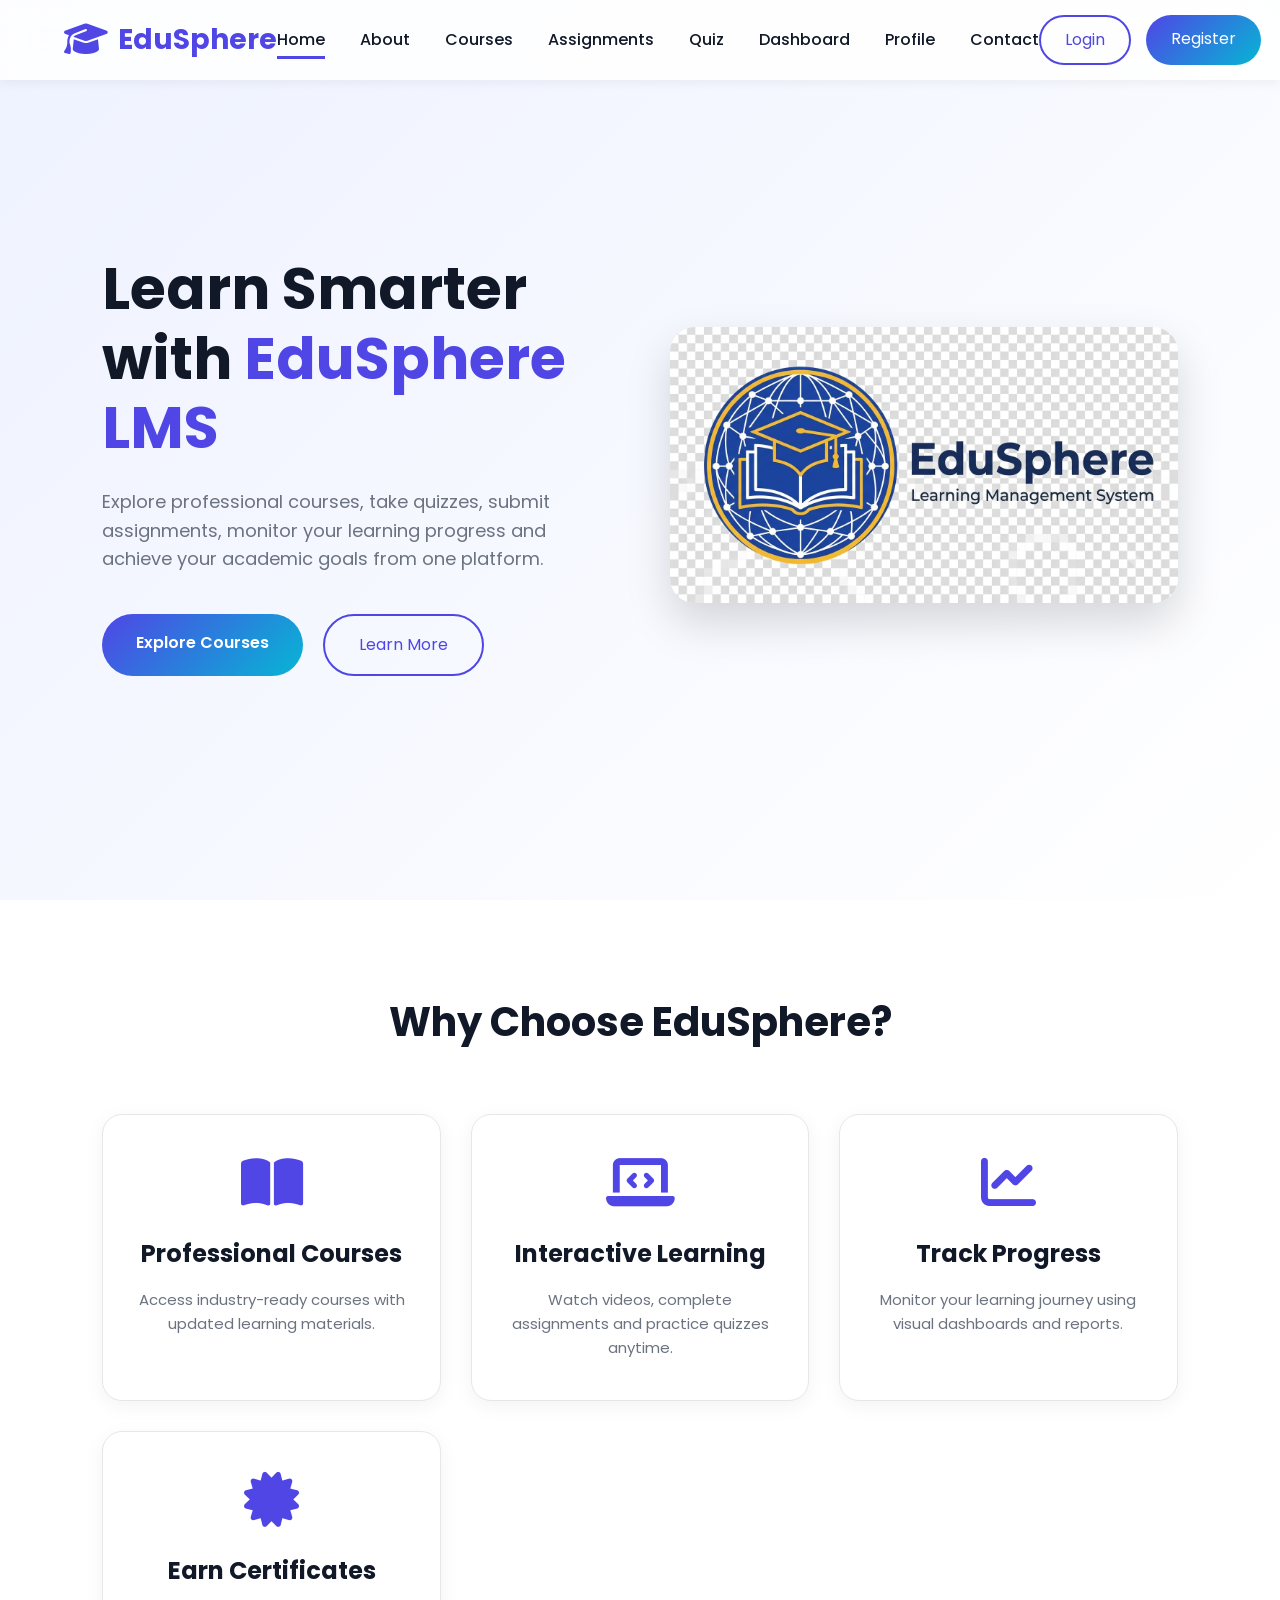
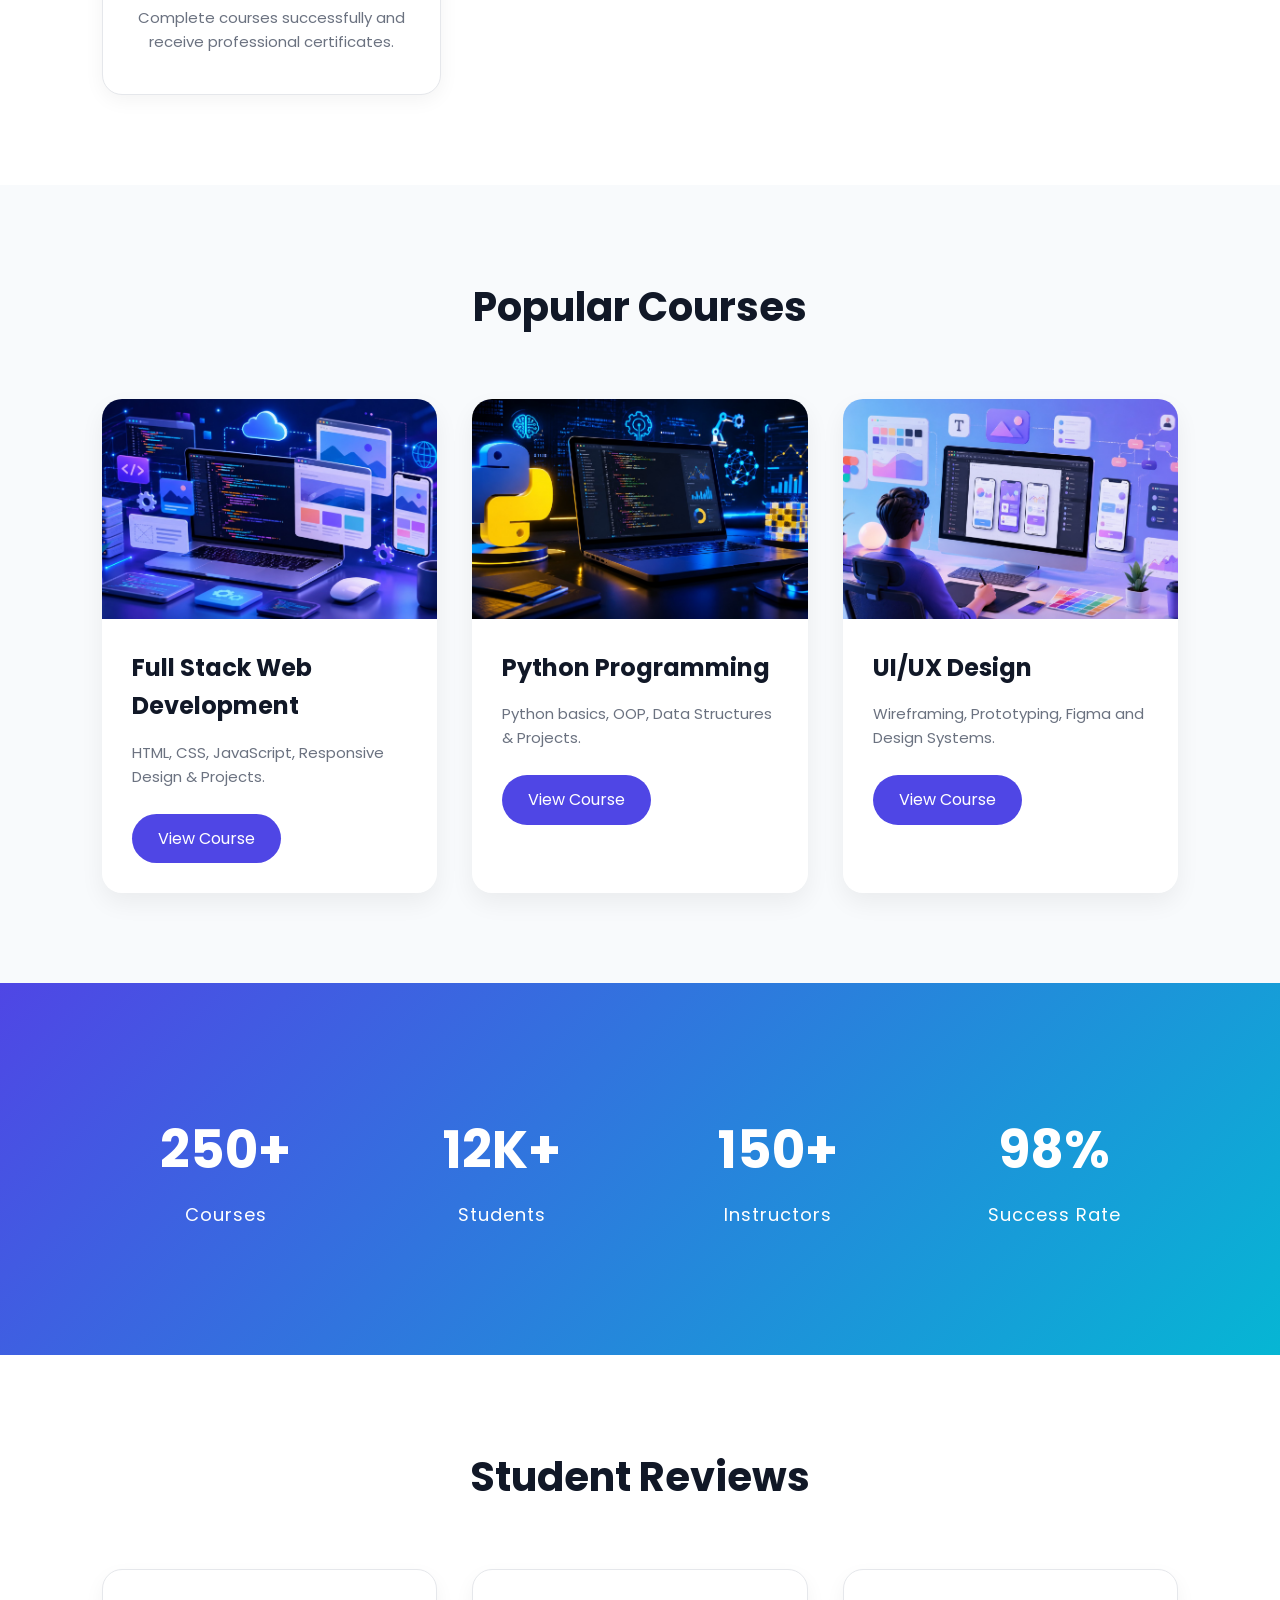
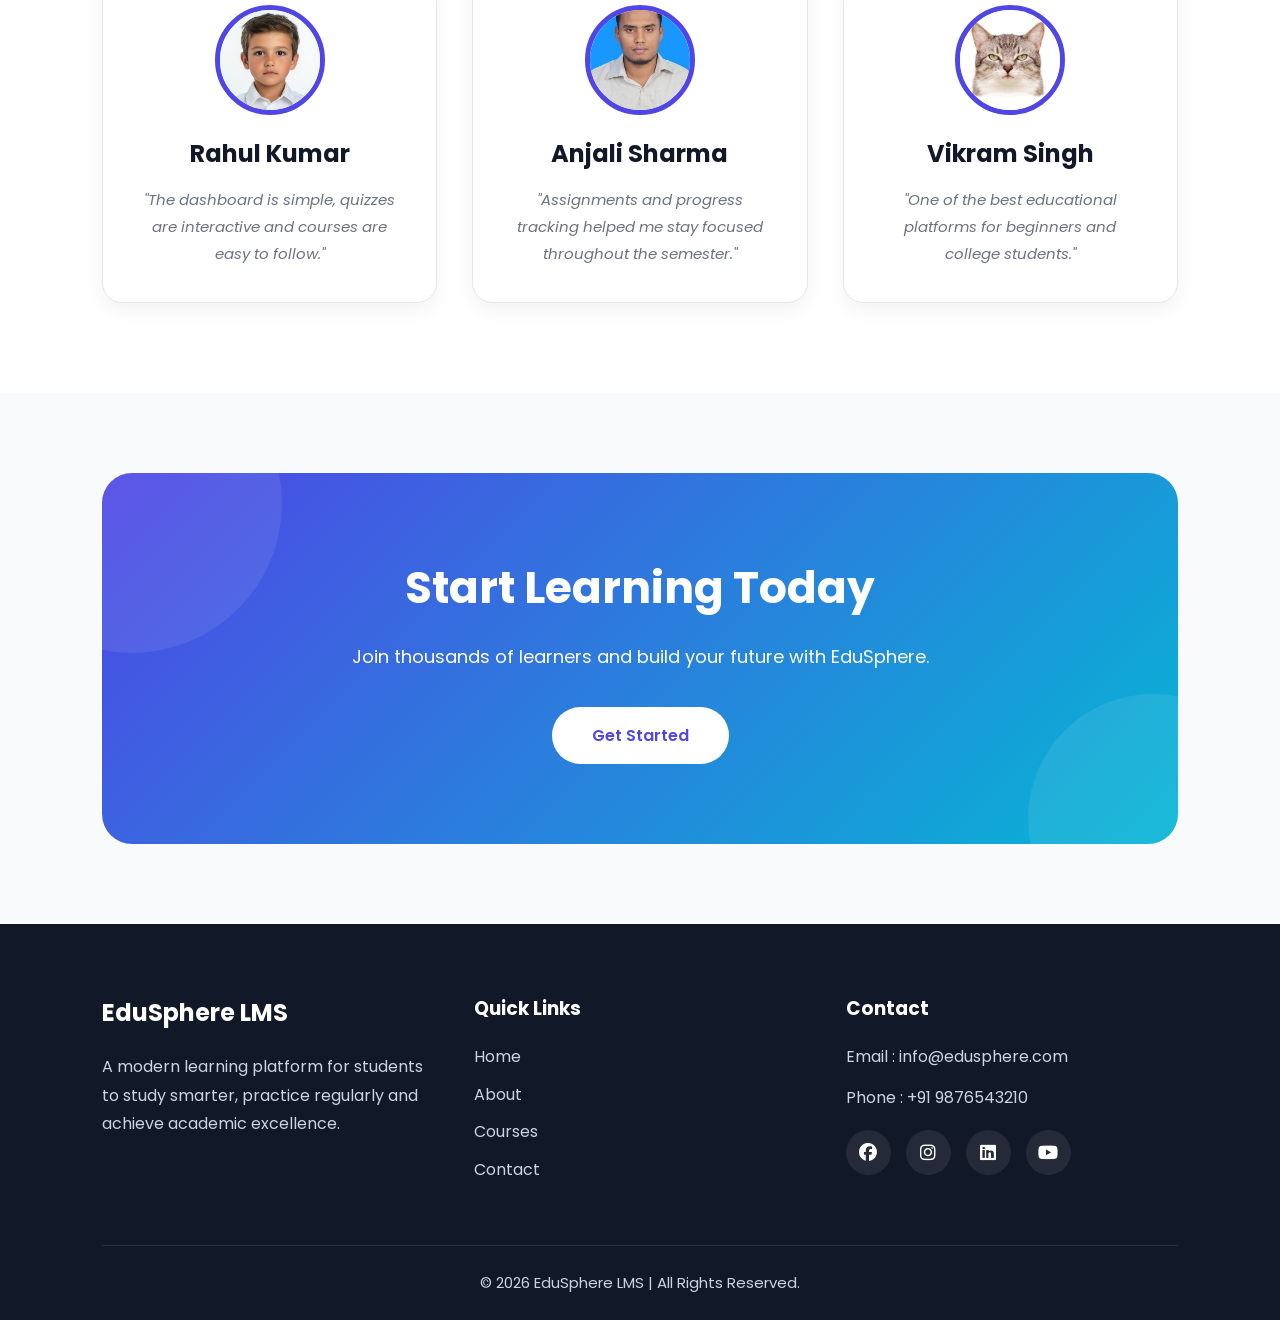
<file: index.html>
<!DOCTYPE html>
<html lang="en">

<head>
    <meta charset="UTF-8">
    <meta name="viewport" content="width=device-width, initial-scale=1.0">
    <title>EduSphere LMS</title>

    <!-- CSS -->
    <link rel="stylesheet" href="style.css">

    <!-- Google Fonts -->
    <link rel="preconnect" href="https://fonts.googleapis.com">
    <link href="https://fonts.googleapis.com/css2?family=Poppins:wght@300;400;500;600;700;800&display=swap"
        rel="stylesheet">

    <!-- Font Awesome -->
    <link rel="stylesheet"
        href="https://cdnjs.cloudflare.com/ajax/libs/font-awesome/6.7.2/css/all.min.css">
</head>

<body>

    <!-- ================= NAVBAR ================= -->

    <header>

        <nav class="navbar">

            <div class="logo">
                <i class="fa-solid fa-graduation-cap"></i>
                <span>EduSphere</span>
            </div>

            <ul class="nav-links">

                <li><a href="index.html" class="active">Home</a></li>
                <li><a href="about.html">About</a></li>
                <li><a href="courses.html">Courses</a></li>
                <li><a href="assignments.html">Assignments</a></li>
                <li><a href="quiz.html">Quiz</a></li>
                <li><a href="dashboard.html">Dashboard</a></li>
                <li><a href="profile.html">Profile</a></li>
                <li><a href="contact.html">Contact</a></li>

            </ul>

            <div class="buttons">
                <a href="#" class="login-btn">Login</a>
                <a href="#" class="register-btn">Register</a>
            </div>

            <div class="menu-btn">
                <i class="fa-solid fa-bars"></i>
            </div>

        </nav>

    </header>

    <!-- ================= HERO ================= -->

    <section class="hero">

        <div class="hero-content">

            <h1>
                Learn Smarter with
                <span>EduSphere LMS</span>
            </h1>

            <p>
                Explore professional courses, take quizzes,
                submit assignments, monitor your learning progress
                and achieve your academic goals from one platform.
            </p>

            <div class="hero-buttons">

                <a href="courses.html" class="btn-primary">
                    Explore Courses
                </a>

                <a href="about.html" class="btn-secondary">
                    Learn More
                </a>

            </div>

        </div>

        <div class="hero-image">

            <img src="hero.jpg" alt="Student Learning">

        </div>

    </section>

    <!-- ================= FEATURES ================= -->

    <section class="features">

        <h2>Why Choose EduSphere?</h2>

        <div class="feature-container">

            <div class="feature-card">

                <i class="fa-solid fa-book-open"></i>

                <h3>Professional Courses</h3>

                <p>
                    Access industry-ready courses with updated
                    learning materials.
                </p>

            </div>

            <div class="feature-card">

                <i class="fa-solid fa-laptop-code"></i>

                <h3>Interactive Learning</h3>

                <p>
                    Watch videos, complete assignments and practice
                    quizzes anytime.
                </p>

            </div>

            <div class="feature-card">

                <i class="fa-solid fa-chart-line"></i>

                <h3>Track Progress</h3>

                <p>
                    Monitor your learning journey using visual
                    dashboards and reports.
                </p>

            </div>

            <div class="feature-card">

                <i class="fa-solid fa-certificate"></i>

                <h3>Earn Certificates</h3>

                <p>
                    Complete courses successfully and receive
                    professional certificates.
                </p>

            </div>

        </div>

    </section>

    <!-- ================= POPULAR COURSES ================= -->

    <section class="courses">

        <h2>Popular Courses</h2>

        <div class="course-container">

            <div class="course-card">

                <img src="web.jpg" alt="Web Development">

                <div class="course-content">

                    <h3>Full Stack Web Development</h3>

                    <p>
                        HTML, CSS, JavaScript,
                        Responsive Design & Projects.
                    </p>

                    <a href="course-details.html">
                        View Course
                    </a>

                </div>

            </div>

            <div class="course-card">

                <img src="python.jpg" alt="Python">

                <div class="course-content">

                    <h3>Python Programming</h3>

                    <p>
                        Python basics, OOP,
                        Data Structures & Projects.
                    </p>

                    <a href="course-details.html">
                        View Course
                    </a>

                </div>

            </div>

            <div class="course-card">

                <img src="uiux.jpg" alt="UI UX">

                <div class="course-content">

                    <h3>UI/UX Design</h3>

                    <p>
                        Wireframing,
                        Prototyping,
                        Figma and Design Systems.
                    </p>

                    <a href="course-details.html">
                        View Course
                    </a>

                </div>

            </div>

        </div>

    </section>

    <!-- ================= STATS ================= -->

    <section class="stats">

        <div class="stat">

            <h2>250+</h2>

            <p>Courses</p>

        </div>

        <div class="stat">

            <h2>12K+</h2>

            <p>Students</p>

        </div>

        <div class="stat">

            <h2>150+</h2>

            <p>Instructors</p>

        </div>

        <div class="stat">

            <h2>98%</h2>

            <p>Success Rate</p>

        </div>

    </section>

    <!-- ================= TESTIMONIAL ================= -->

    <section class="testimonials">

        <h2>Student Reviews</h2>

        <div class="testimonial-container">

            <div class="testimonial">

                <img src="student1.jpg" alt="Student">

                <h3>Rahul Kumar</h3>

                <p>
                    "The dashboard is simple,
                    quizzes are interactive and
                    courses are easy to follow."
                </p>

            </div>

            <div class="testimonial">

                <img src="student2.jpg" alt="Student">

                <h3>Anjali Sharma</h3>

                <p>
                    "Assignments and progress tracking
                    helped me stay focused throughout
                    the semester."
                </p>

            </div>

            <div class="testimonial">

                <img src="student3.jpg" alt="Student">

                <h3>Vikram Singh</h3>

                <p>
                    "One of the best educational
                    platforms for beginners and
                    college students."
                </p>

            </div>

        </div>

    </section>

    <!-- ================= CTA ================= -->

    <section class="cta">

        <h2>Start Learning Today</h2>

        <p>
            Join thousands of learners and
            build your future with EduSphere.
        </p>

        <a href="courses.html">
            Get Started
        </a>

    </section>

    <!-- ================= FOOTER ================= -->

    <footer>

        <div class="footer-container">

            <div class="footer-about">

                <h2>EduSphere LMS</h2>

                <p>
                    A modern learning platform
                    for students to study smarter,
                    practice regularly and achieve
                    academic excellence.
                </p>

            </div>

            <div class="footer-links">

                <h3>Quick Links</h3>

                <a href="index.html">Home</a>
                <a href="about.html">About</a>
                <a href="courses.html">Courses</a>
                <a href="contact.html">Contact</a>

            </div>

            <div class="footer-contact">

                <h3>Contact</h3>

                <p>Email : info@edusphere.com</p>

                <p>Phone : +91 9876543210</p>

                <div class="social-icons">

                    <i class="fab fa-facebook"></i>
                    <i class="fab fa-instagram"></i>
                    <i class="fab fa-linkedin"></i>
                    <i class="fab fa-youtube"></i>

                </div>

            </div>

        </div>

        <div class="copyright">

            © 2026 EduSphere LMS | All Rights Reserved.

        </div>

    </footer>

    <!-- JS -->
    <script src="script.js"></script>

</body>

</html>
</file>
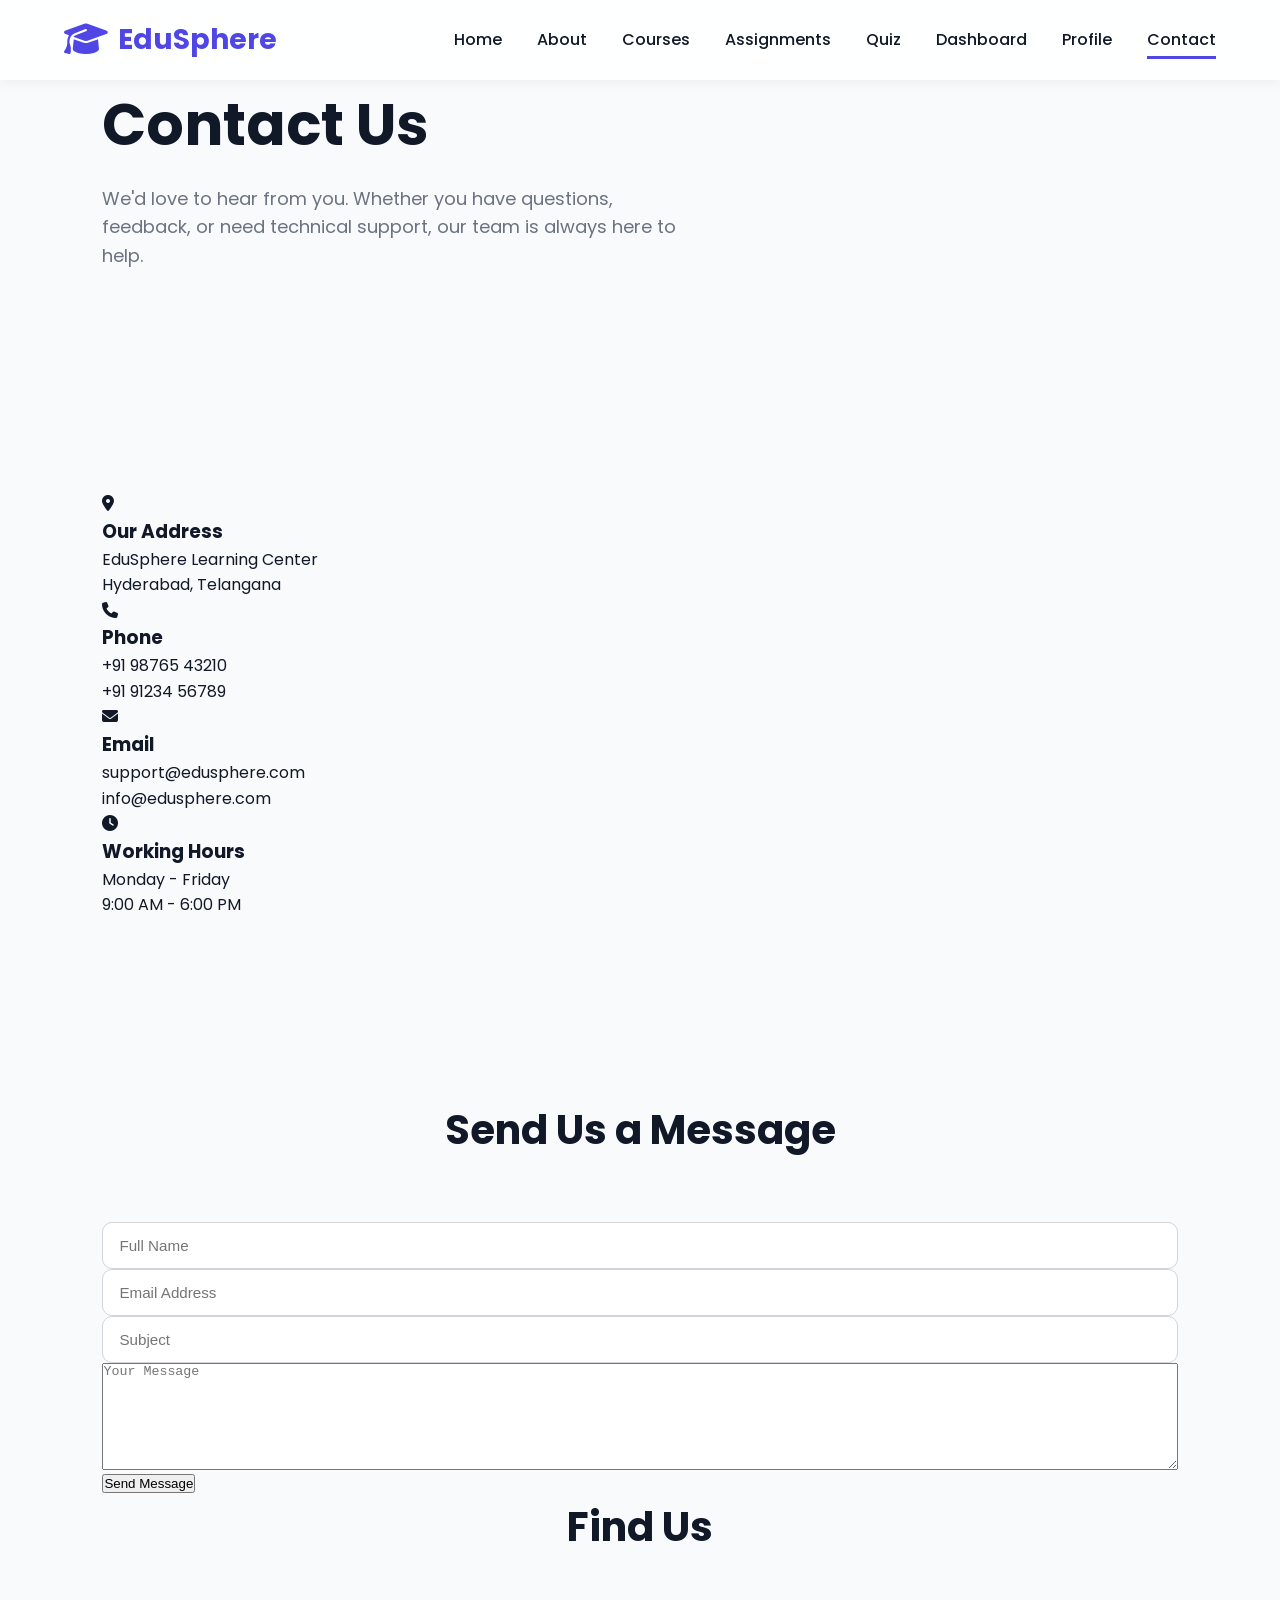
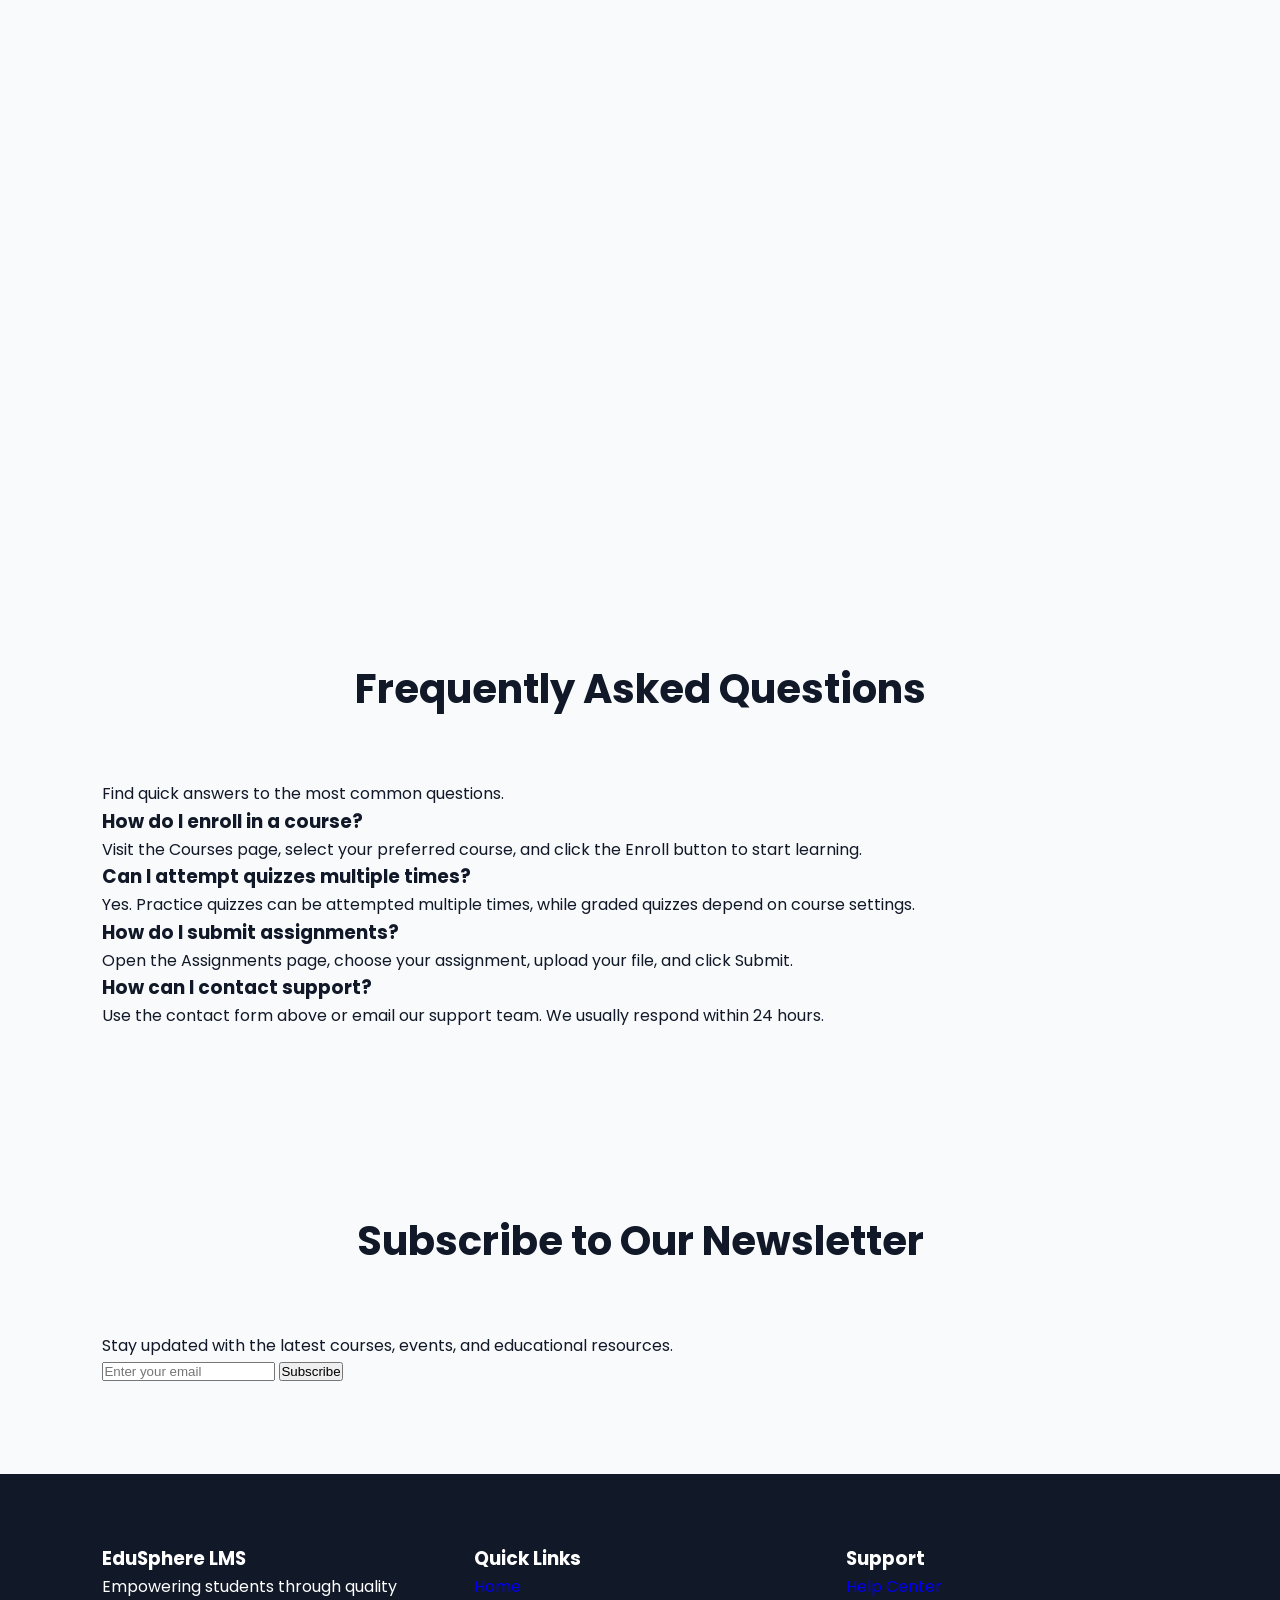
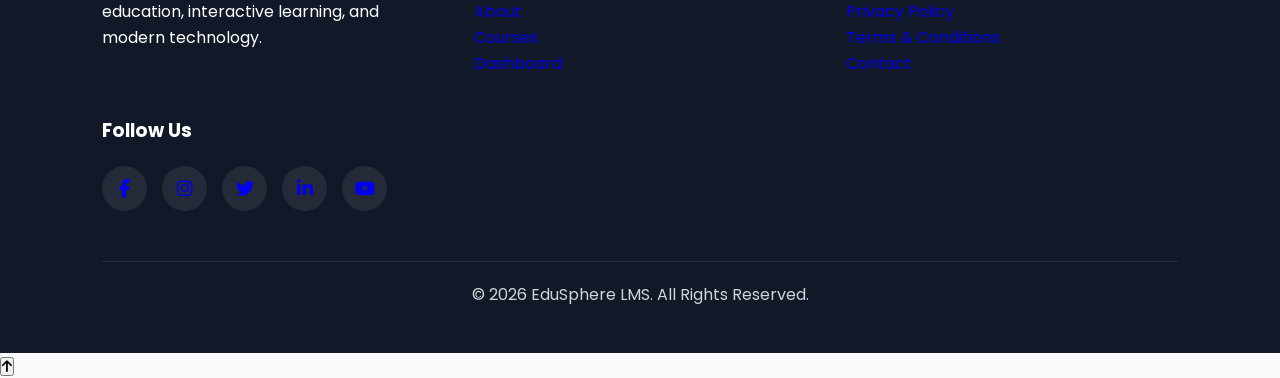
<file: contact.html>
<!DOCTYPE html>
<html lang="en">

<head>
    <meta charset="UTF-8">
    <meta name="viewport"
        content="width=device-width, initial-scale=1.0">

    <title>Contact | EduSphere LMS</title>

    <!-- Font Awesome -->
    <link rel="stylesheet"
        href="https://cdnjs.cloudflare.com/ajax/libs/font-awesome/6.5.2/css/all.min.css">

    <!-- CSS -->
    <link rel="stylesheet" href="style.css">
</head>

<body>

    <!-- ==========================
            HEADER
    =========================== -->

    <header>

        <nav class="navbar">

            <div class="logo">
                <i class="fas fa-graduation-cap"></i>
                <span>EduSphere</span>
            </div>

            <ul class="nav-links">

                <li><a href="index.html">Home</a></li>

                <li><a href="about.html">About</a></li>

                <li><a href="courses.html">Courses</a></li>

                <li><a href="assignments.html">Assignments</a></li>

                <li><a href="quiz.html">Quiz</a></li>

                <li><a href="dashboard.html">Dashboard</a></li>

                <li><a href="profile.html">Profile</a></li>

                <li><a class="active"
                        href="contact.html">Contact</a></li>

            </ul>

            <div class="menu-btn">
                <i class="fas fa-bars"></i>
            </div>

        </nav>

    </header>

    <!-- ==========================
            HERO
    =========================== -->

    <section class="contact-hero">

        <div class="hero-content">

            <h1>Contact Us</h1>

            <p>
                We'd love to hear from you.
                Whether you have questions,
                feedback, or need technical support,
                our team is always here to help.
            </p>

        </div>

    </section>

    <!-- ==========================
        CONTACT INFORMATION
    =========================== -->

    <section class="contact-info">

        <div class="info-card">

            <i class="fas fa-map-marker-alt"></i>

            <h3>Our Address</h3>

            <p>
                EduSphere Learning Center
                <br>
                Hyderabad, Telangana
            </p>

        </div>

        <div class="info-card">

            <i class="fas fa-phone"></i>

            <h3>Phone</h3>

            <p>+91 98765 43210</p>

            <p>+91 91234 56789</p>

        </div>

        <div class="info-card">

            <i class="fas fa-envelope"></i>

            <h3>Email</h3>

            <p>support@edusphere.com</p>

            <p>info@edusphere.com</p>

        </div>

        <div class="info-card">

            <i class="fas fa-clock"></i>

            <h3>Working Hours</h3>

            <p>Monday - Friday</p>

            <p>9:00 AM - 6:00 PM</p>

        </div>

    </section>

    <!-- ==========================
            CONTACT SECTION
    =========================== -->

    <section class="contact-section">

        <!-- LEFT -->

        <div class="contact-form">

            <h2>Send Us a Message</h2>

            <form id="contactForm">

                <div class="input-box">

                    <input
                        type="text"
                        placeholder="Full Name"
                        required>

                </div>

                <div class="input-box">

                    <input
                        type="email"
                        placeholder="Email Address"
                        required>

                </div>

                <div class="input-box">

                    <input
                        type="text"
                        placeholder="Subject"
                        required>

                </div>

                <div class="input-box">

                    <textarea
                        rows="7"
                        placeholder="Your Message"
                        required></textarea>

                </div>

                <button type="submit"
                    class="btn">

                    Send Message

                </button>

            </form>

        </div>

        <!-- RIGHT -->

        <div class="contact-map">

            <h2>Find Us</h2>

            <div class="map-box">

                <iframe
                    src="https://www.google.com/maps/embed?pb=!1m18!1m12!1m3!1d3806.587724412757!2d78.48667137516508!3d17.4326058834598!2m3!1f0!2f0!3f0!3m2!1i1024!2i768!4f13.1!3m3!1m2!1s0x3bcb99d28d36e8d7%3A0x8d42cb8db4fd5405!2sHyderabad!5e0!3m2!1sen!2sin!4v1710000000000!5m2!1sen!2sin"
                    width="100%"
                    height="450"
                    style="border:0;"
                    allowfullscreen=""
                    loading="lazy">
                </iframe>

            </div>

        </div>

    </section>
        <!-- ==========================
            FAQ SECTION
    =========================== -->

    <section class="faq-section">

        <div class="section-title">
            <h2>Frequently Asked Questions</h2>
            <p>Find quick answers to the most common questions.</p>
        </div>

        <div class="faq-container">

            <div class="faq-item">
                <h3>How do I enroll in a course?</h3>
                <p>
                    Visit the Courses page, select your preferred course,
                    and click the Enroll button to start learning.
                </p>
            </div>

            <div class="faq-item">
                <h3>Can I attempt quizzes multiple times?</h3>
                <p>
                    Yes. Practice quizzes can be attempted multiple times,
                    while graded quizzes depend on course settings.
                </p>
            </div>

            <div class="faq-item">
                <h3>How do I submit assignments?</h3>
                <p>
                    Open the Assignments page, choose your assignment,
                    upload your file, and click Submit.
                </p>
            </div>

            <div class="faq-item">
                <h3>How can I contact support?</h3>
                <p>
                    Use the contact form above or email our support team.
                    We usually respond within 24 hours.
                </p>
            </div>

        </div>

    </section>

    <!-- ==========================
            NEWSLETTER
    =========================== -->

    <section class="newsletter">

        <div class="newsletter-content">

            <h2>Subscribe to Our Newsletter</h2>

            <p>
                Stay updated with the latest courses,
                events, and educational resources.
            </p>

            <form class="newsletter-form">

                <input
                    type="email"
                    placeholder="Enter your email"
                    required>

                <button type="submit">
                    Subscribe
                </button>

            </form>

        </div>

    </section>

    <!-- ==========================
            FOOTER
    =========================== -->

    <footer>

        <div class="footer-container">

            <div class="footer-box">

                <h3>EduSphere LMS</h3>

                <p>
                    Empowering students through
                    quality education, interactive
                    learning, and modern technology.
                </p>

            </div>

            <div class="footer-box">

                <h3>Quick Links</h3>

                <ul>

                    <li><a href="index.html">Home</a></li>

                    <li><a href="about.html">About</a></li>

                    <li><a href="courses.html">Courses</a></li>

                    <li><a href="dashboard.html">Dashboard</a></li>

                </ul>

            </div>

            <div class="footer-box">

                <h3>Support</h3>

                <ul>

                    <li><a href="#">Help Center</a></li>

                    <li><a href="#">Privacy Policy</a></li>

                    <li><a href="#">Terms & Conditions</a></li>

                    <li><a href="contact.html">Contact</a></li>

                </ul>

            </div>

            <div class="footer-box">

                <h3>Follow Us</h3>

                <div class="social-icons">

                    <a href="#"><i class="fab fa-facebook-f"></i></a>

                    <a href="#"><i class="fab fa-instagram"></i></a>

                    <a href="#"><i class="fab fa-twitter"></i></a>

                    <a href="#"><i class="fab fa-linkedin-in"></i></a>

                    <a href="#"><i class="fab fa-youtube"></i></a>

                </div>

            </div>

        </div>

        <div class="footer-bottom">

            <p>
                © 2026 EduSphere LMS.
                All Rights Reserved.
            </p>

        </div>

    </footer>

    <!-- ==========================
        BACK TO TOP BUTTON
    =========================== -->

    <button id="topBtn">

        <i class="fas fa-arrow-up"></i>

    </button>

    <!-- ==========================
            JAVASCRIPT
    =========================== -->

    <script src="script.js"></script>

</body>

</html>
</file>
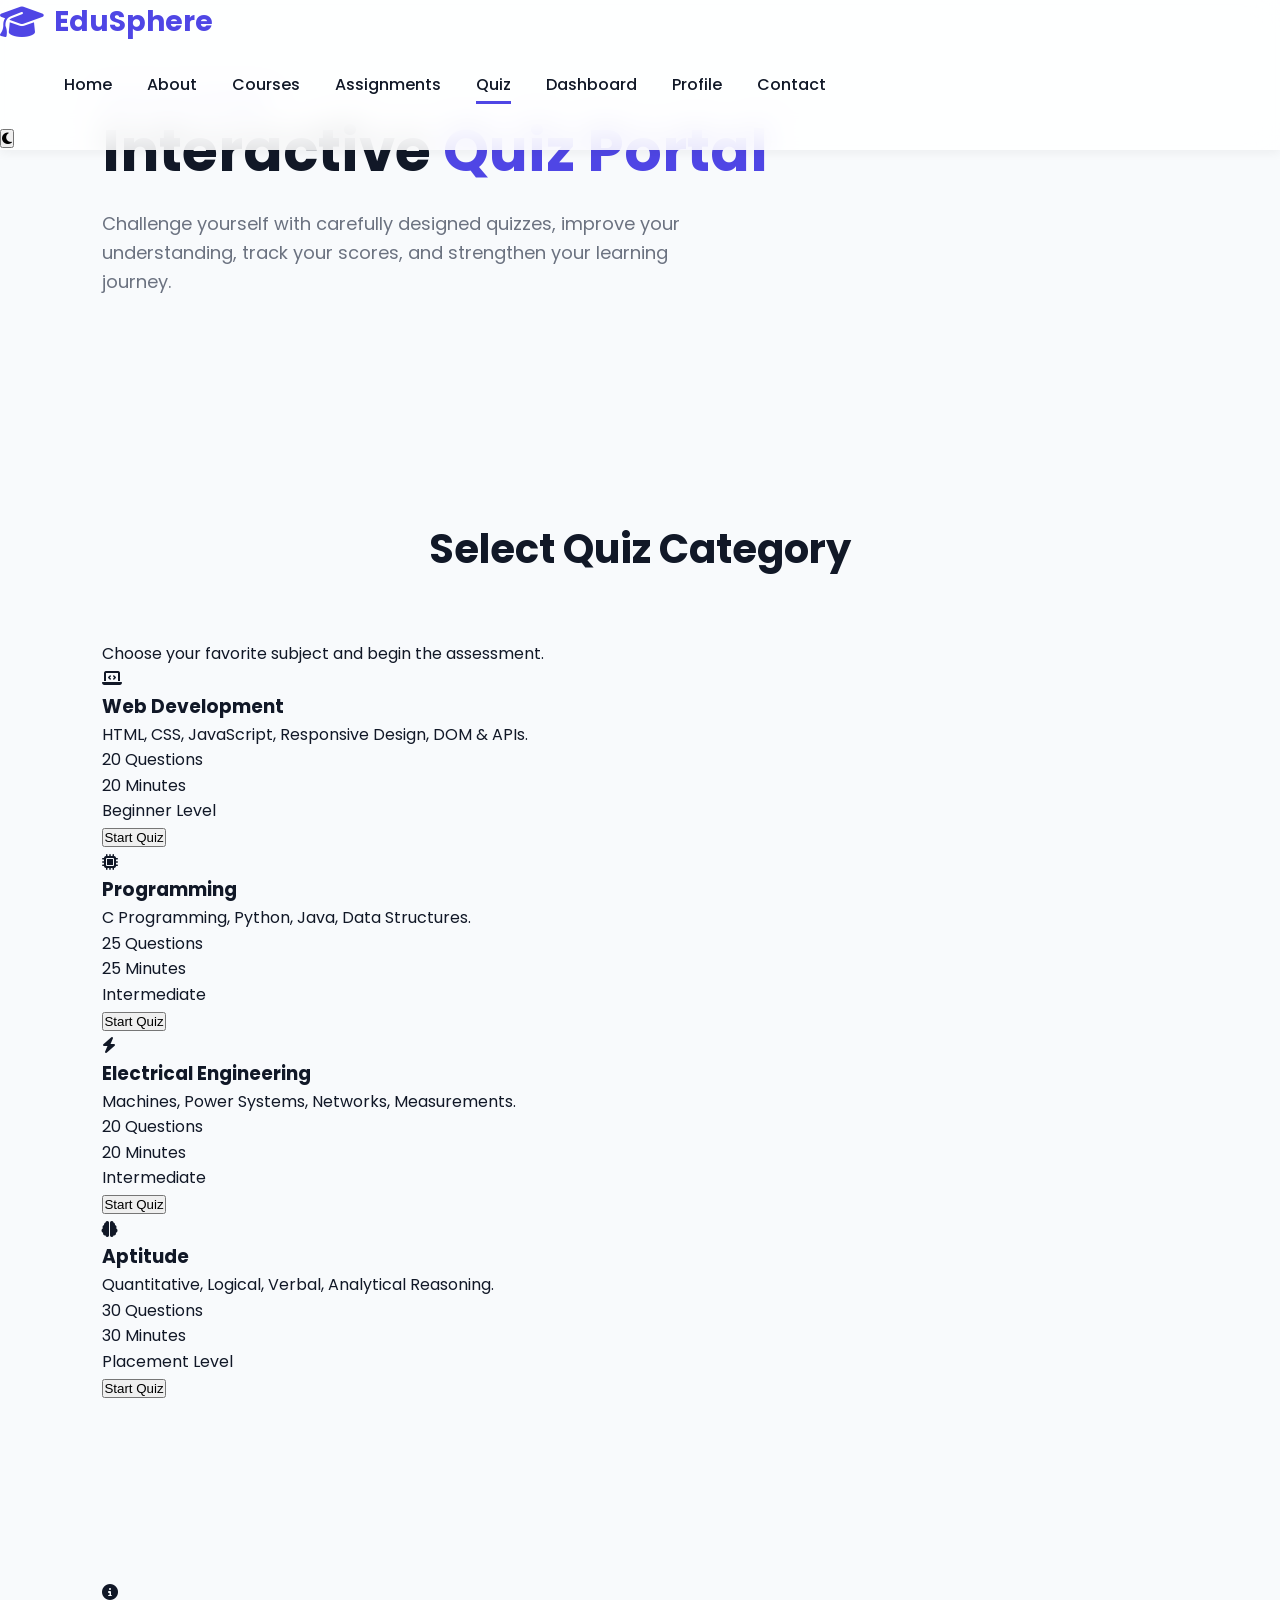
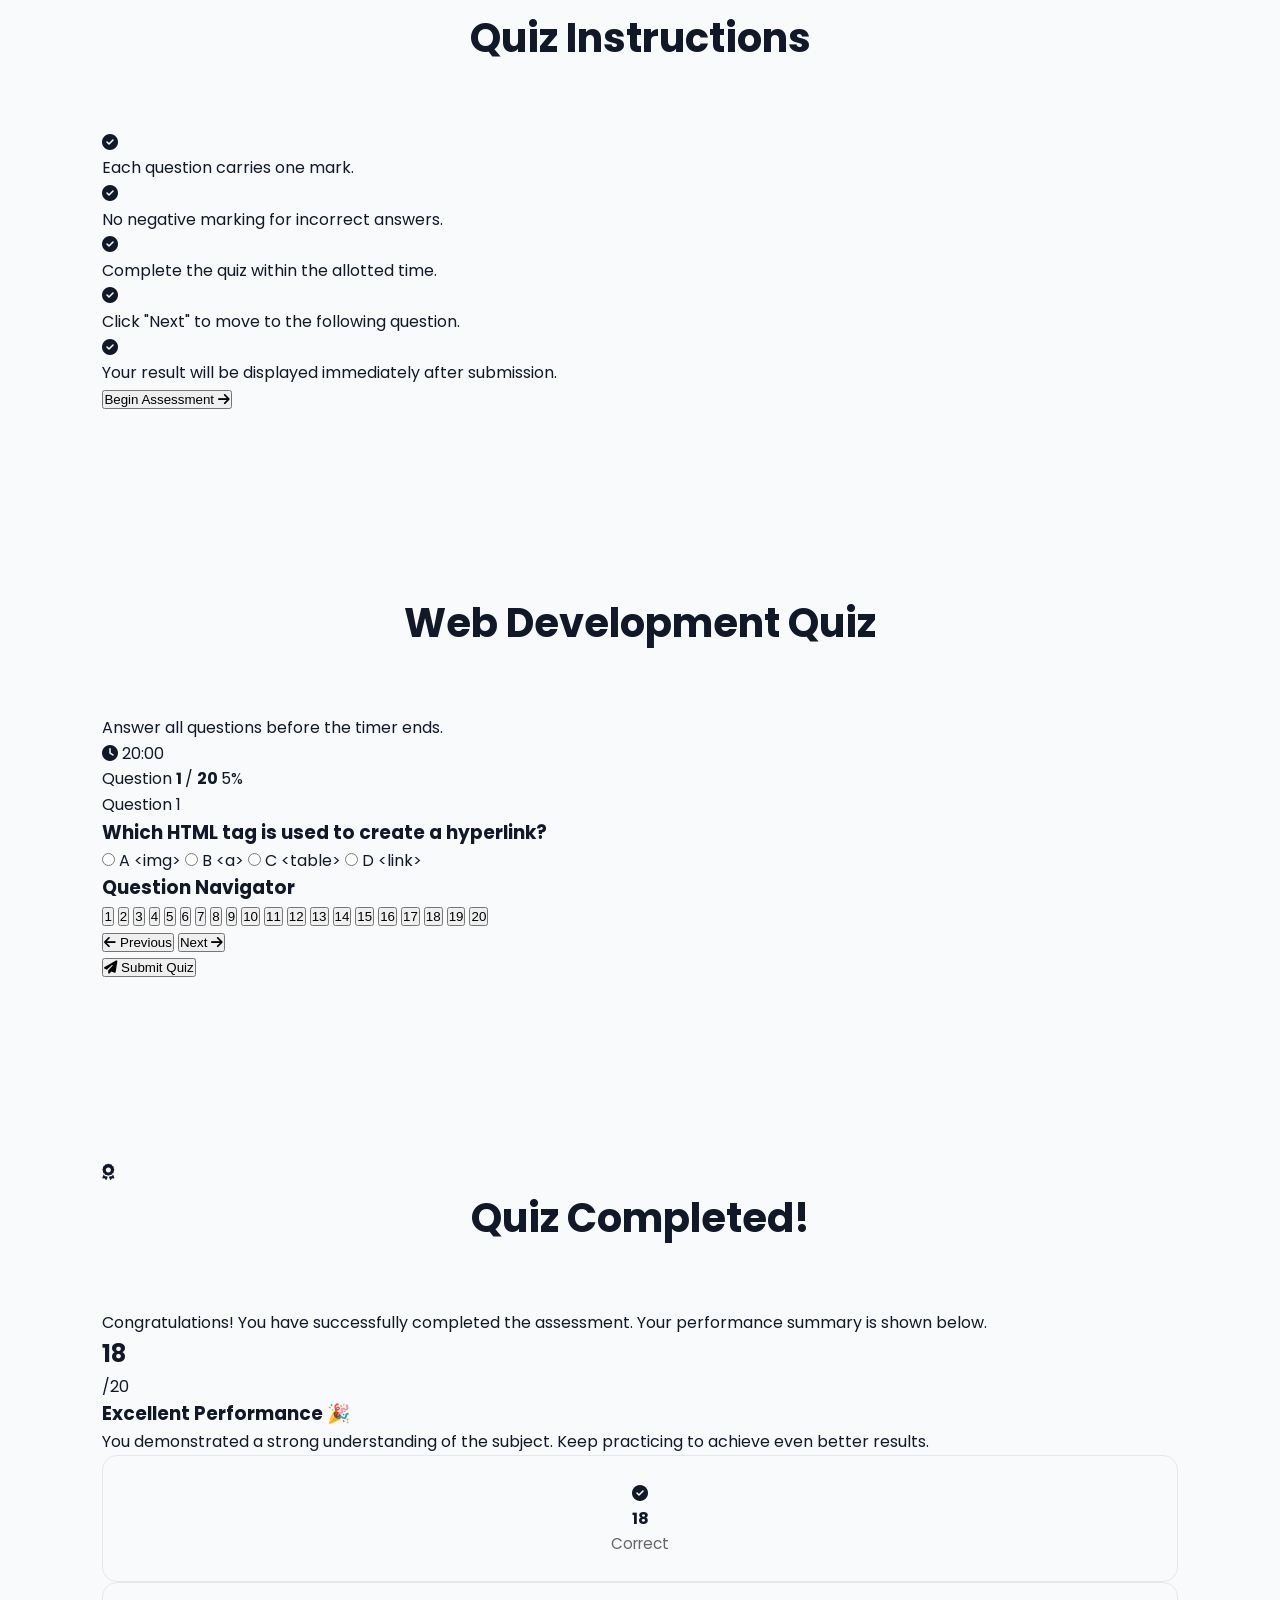
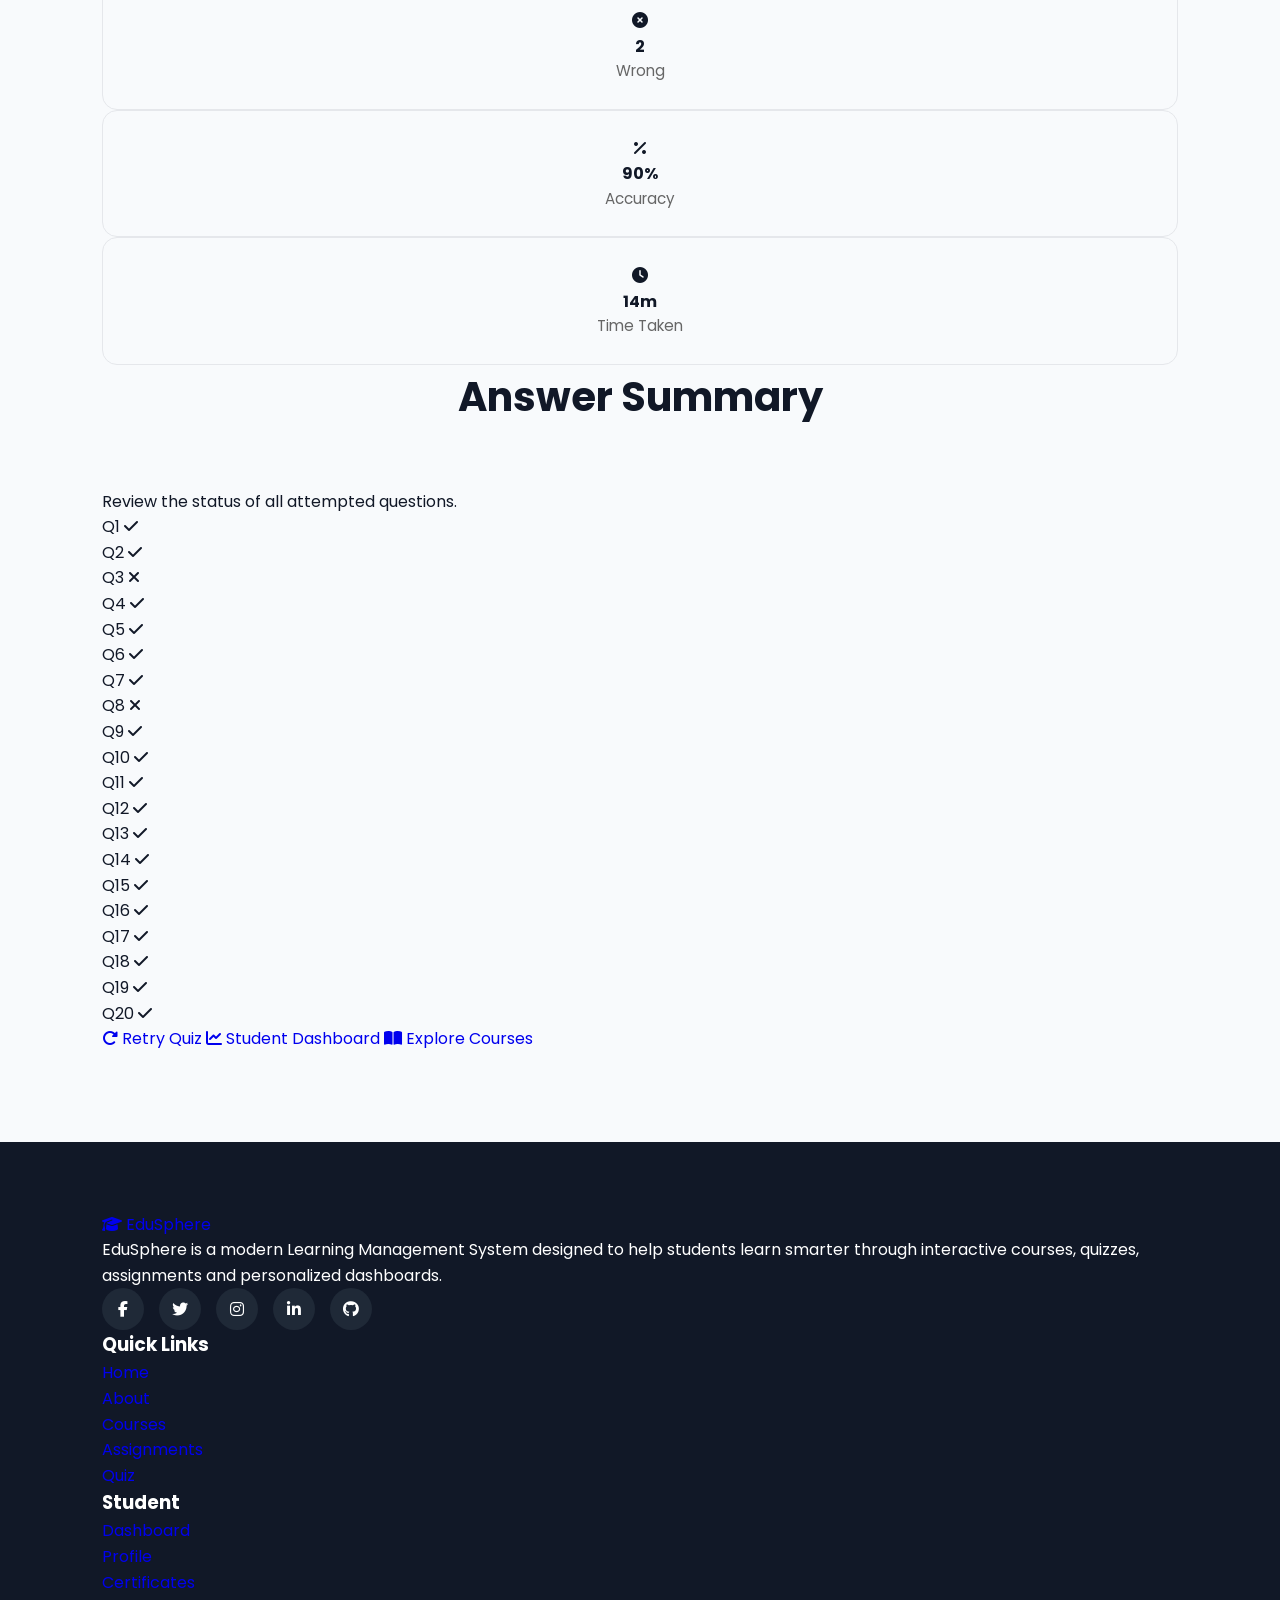
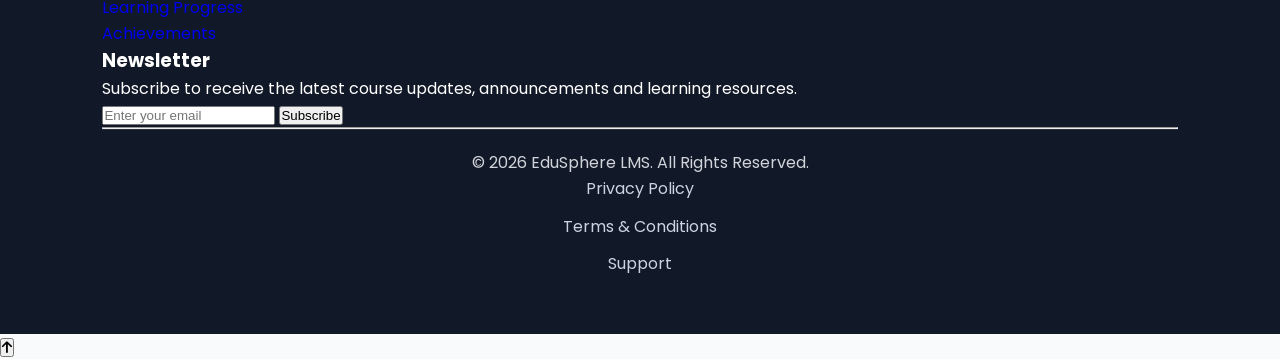
<file: quiz.html>
<!DOCTYPE html>
<html lang="en">
<head>
    <meta charset="UTF-8">
    <meta name="viewport" content="width=device-width, initial-scale=1.0">
    <title>Quiz | EduSphere LMS</title>

    <!-- Google Fonts -->
    <link rel="preconnect" href="https://fonts.googleapis.com">
    <link rel="preconnect" href="https://fonts.gstatic.com" crossorigin>
    <link href="https://fonts.googleapis.com/css2?family=Poppins:wght@300;400;500;600;700;800&display=swap" rel="stylesheet">

    <!-- Font Awesome -->
    <link rel="stylesheet"
        href="https://cdnjs.cloudflare.com/ajax/libs/font-awesome/6.5.2/css/all.min.css">

    <!-- CSS -->
    <link rel="stylesheet" href="style.css">
</head>

<body>

<!-- =========================
        HEADER
========================== -->

<header class="header">

    <div class="container nav-container">

        <a href="index.html" class="logo">
            <i class="fas fa-graduation-cap"></i>
            <span>EduSphere</span>
        </a>

        <nav class="navbar">

            <ul class="nav-links">

                <li><a href="index.html">Home</a></li>

                <li><a href="about.html">About</a></li>

                <li><a href="courses.html">Courses</a></li>

                <li><a href="assignments.html">Assignments</a></li>

                <li><a href="quiz.html" class="active">Quiz</a></li>

                <li><a href="dashboard.html">Dashboard</a></li>

                <li><a href="profile.html">Profile</a></li>

                <li><a href="contact.html">Contact</a></li>

            </ul>

        </nav>

        <div class="nav-buttons">

            <button id="themeToggle">
                <i class="fas fa-moon"></i>
            </button>

            <button class="menu-btn">
                <i class="fas fa-bars"></i>
            </button>

        </div>

    </div>

</header>

<!-- =========================
        PAGE HERO
========================== -->

<section class="page-hero quiz-hero">

    <div class="container">

        <div class="hero-content">

            <span class="section-tag">
                Test Your Knowledge
            </span>

            <h1>
                Interactive
                <span>Quiz Portal</span>
            </h1>

            <p>
                Challenge yourself with carefully designed quizzes,
                improve your understanding, track your scores,
                and strengthen your learning journey.
            </p>

        </div>

    </div>

</section>

<!-- =========================
      QUIZ CATEGORY SECTION
========================== -->

<section class="quiz-category-section">

    <div class="container">

        <div class="section-title">

            <h2>Select Quiz Category</h2>

            <p>
                Choose your favorite subject and begin the assessment.
            </p>

        </div>

        <div class="quiz-category-grid">

            <!-- Card 1 -->

            <div class="quiz-category-card">

                <div class="quiz-icon">
                    <i class="fas fa-laptop-code"></i>
                </div>

                <h3>Web Development</h3>

                <p>
                    HTML, CSS, JavaScript,
                    Responsive Design,
                    DOM & APIs.
                </p>

                <ul>

                    <li>20 Questions</li>

                    <li>20 Minutes</li>

                    <li>Beginner Level</li>

                </ul>

                <button class="primary-btn startQuizBtn">
                    Start Quiz
                </button>

            </div>

            <!-- Card 2 -->

            <div class="quiz-category-card">

                <div class="quiz-icon">
                    <i class="fas fa-microchip"></i>
                </div>

                <h3>Programming</h3>

                <p>
                    C Programming,
                    Python,
                    Java,
                    Data Structures.
                </p>

                <ul>

                    <li>25 Questions</li>

                    <li>25 Minutes</li>

                    <li>Intermediate</li>

                </ul>

                <button class="primary-btn startQuizBtn">
                    Start Quiz
                </button>

            </div>

            <!-- Card 3 -->

            <div class="quiz-category-card">

                <div class="quiz-icon">
                    <i class="fas fa-bolt"></i>
                </div>

                <h3>Electrical Engineering</h3>

                <p>
                    Machines,
                    Power Systems,
                    Networks,
                    Measurements.
                </p>

                <ul>

                    <li>20 Questions</li>

                    <li>20 Minutes</li>

                    <li>Intermediate</li>

                </ul>

                <button class="primary-btn startQuizBtn">
                    Start Quiz
                </button>

            </div>

            <!-- Card 4 -->

            <div class="quiz-category-card">

                <div class="quiz-icon">
                    <i class="fas fa-brain"></i>
                </div>

                <h3>Aptitude</h3>

                <p>
                    Quantitative,
                    Logical,
                    Verbal,
                    Analytical Reasoning.
                </p>

                <ul>

                    <li>30 Questions</li>

                    <li>30 Minutes</li>

                    <li>Placement Level</li>

                </ul>

                <button class="primary-btn startQuizBtn">
                    Start Quiz
                </button>

            </div>

        </div>

    </div>

</section>

<!-- =========================
       QUIZ INSTRUCTIONS
========================== -->

<section class="quiz-instructions">

    <div class="container">

        <div class="instructions-box">

            <div class="instruction-heading">

                <i class="fas fa-circle-info"></i>

                <h2>Quiz Instructions</h2>

            </div>

            <div class="instruction-list">

                <div class="instruction-item">

                    <i class="fas fa-check-circle"></i>

                    <p>
                        Each question carries one mark.
                    </p>

                </div>

                <div class="instruction-item">

                    <i class="fas fa-check-circle"></i>

                    <p>
                        No negative marking for incorrect answers.
                    </p>

                </div>

                <div class="instruction-item">

                    <i class="fas fa-check-circle"></i>

                    <p>
                        Complete the quiz within the allotted time.
                    </p>

                </div>

                <div class="instruction-item">

                    <i class="fas fa-check-circle"></i>

                    <p>
                        Click "Next" to move to the following question.
                    </p>

                </div>

                <div class="instruction-item">

                    <i class="fas fa-check-circle"></i>

                    <p>
                        Your result will be displayed immediately after submission.
                    </p>

                </div>

            </div>

            <div class="instruction-btn">

                <button class="primary-btn" id="beginQuiz">
                    Begin Assessment
                    <i class="fas fa-arrow-right"></i>
                </button>

            </div>

        </div>

    </div>

</section>

<!-- =========================
      QUIZ CONTAINER STARTS
      (Continue in Part-2A)
========================== -->

<section class="quiz-container" id="quizContainer">
        <div class="container">

        <!-- =========================
                QUIZ HEADER
        ========================== -->

        <div class="quiz-header">

            <div class="quiz-header-left">

                <h2>Web Development Quiz</h2>

                <p>
                    Answer all questions before the timer ends.
                </p>

            </div>

            <div class="quiz-header-right">

                <div class="quiz-timer">

                    <i class="fas fa-clock"></i>

                    <span id="timer">
                        20:00
                    </span>

                </div>

            </div>

        </div>

        <!-- =========================
                PROGRESS BAR
        ========================== -->

        <div class="quiz-progress-area">

            <div class="progress-info">

                <span>
                    Question
                    <strong id="currentQuestion">
                        1
                    </strong>
                    /
                    <strong id="totalQuestions">
                        20
                    </strong>
                </span>

                <span id="progressPercent">
                    5%
                </span>

            </div>

            <div class="progress-bar">

                <div class="progress-fill"
                    id="progressFill"
                    style="width:5%;">
                </div>

            </div>

        </div>

        <!-- =========================
                QUESTION CARD
        ========================== -->

        <div class="quiz-card">

            <div class="question-number">

                Question 1

            </div>

            <h3 id="questionText">

                Which HTML tag is used to create a hyperlink?

            </h3>

            <!-- =========================
                    OPTIONS
            ========================== -->

            <div class="options-list">

                <label class="option">

                    <input
                        type="radio"
                        name="answer"
                        value="A">

                    <span class="option-letter">
                        A
                    </span>

                    <span class="option-text">
                        &lt;img&gt;
                    </span>

                </label>

                <label class="option">

                    <input
                        type="radio"
                        name="answer"
                        value="B">

                    <span class="option-letter">
                        B
                    </span>

                    <span class="option-text">
                        &lt;a&gt;
                    </span>

                </label>

                <label class="option">

                    <input
                        type="radio"
                        name="answer"
                        value="C">

                    <span class="option-letter">
                        C
                    </span>

                    <span class="option-text">
                        &lt;table&gt;
                    </span>

                </label>

                <label class="option">

                    <input
                        type="radio"
                        name="answer"
                        value="D">

                    <span class="option-letter">
                        D
                    </span>

                    <span class="option-text">
                        &lt;link&gt;
                    </span>

                </label>

            </div>

        </div>

        <!-- =========================
                QUESTION PALETTE
        ========================== -->

        <div class="question-palette">

            <h3>

                Question Navigator

            </h3>

            <div class="palette-grid">

                <button class="palette-btn active">
                    1
                </button>

                <button class="palette-btn">
                    2
                </button>

                <button class="palette-btn">
                    3
                </button>

                <button class="palette-btn">
                    4
                </button>

                <button class="palette-btn">
                    5
                </button>

                <button class="palette-btn">
                    6
                </button>

                <button class="palette-btn">
                    7
                </button>

                <button class="palette-btn">
                    8
                </button>

                <button class="palette-btn">
                    9
                </button>

                <button class="palette-btn">
                    10
                </button>

                <button class="palette-btn">
                    11
                </button>

                <button class="palette-btn">
                    12
                </button>

                <button class="palette-btn">
                    13
                </button>

                <button class="palette-btn">
                    14
                </button>

                <button class="palette-btn">
                    15
                </button>

                <button class="palette-btn">
                    16
                </button>

                <button class="palette-btn">
                    17
                </button>

                <button class="palette-btn">
                    18
                </button>

                <button class="palette-btn">
                    19
                </button>

                <button class="palette-btn">
                    20
                </button>

            </div>

        </div>

        <!-- =========================
                QUIZ CONTROLS
        ========================== -->

        <div class="quiz-controls">

            <button
                class="secondary-btn"
                id="previousBtn">

                <i class="fas fa-arrow-left"></i>

                Previous

            </button>

            <button
                class="primary-btn"
                id="nextBtn">

                Next

                <i class="fas fa-arrow-right"></i>

            </button>

        </div>

        <!-- =========================
                SUBMIT BUTTON
        ========================== -->

        <div class="submit-area">

            <button
                class="submit-btn"
                id="submitQuiz">

                <i class="fas fa-paper-plane"></i>

                Submit Quiz

            </button>

        </div>

    </div>

</section>

<!-- =========================
        RESULT SECTION
        (Continue in Part-2B)
========================== -->

<section
class="quiz-result"
id="quizResult">
    <div class="container">

        <!-- =========================
                RESULT HEADER
        ========================== -->

        <div class="result-card">

            <div class="result-top">

                <div class="result-icon">
                    <i class="fas fa-award"></i>
                </div>

                <h2>Quiz Completed!</h2>

                <p>
                    Congratulations! You have successfully completed the assessment.
                    Your performance summary is shown below.
                </p>

            </div>

            <!-- =========================
                    SCORE CIRCLE
            ========================== -->

            <div class="score-circle">

                <div class="score-inner">

                    <h1 id="finalScore">
                        18
                    </h1>

                    <span>/20</span>

                </div>

            </div>

            <!-- =========================
                    PERFORMANCE MESSAGE
            ========================== -->

            <div class="performance-message">

                <h3 id="performanceText">
                    Excellent Performance 🎉
                </h3>

                <p>
                    You demonstrated a strong understanding of the subject.
                    Keep practicing to achieve even better results.
                </p>

            </div>

            <!-- =========================
                    RESULT STATS
            ========================== -->

            <div class="result-stats">

                <div class="stat-box">

                    <i class="fas fa-check-circle"></i>

                    <h4 id="correctAnswers">
                        18
                    </h4>

                    <p>Correct</p>

                </div>

                <div class="stat-box">

                    <i class="fas fa-times-circle"></i>

                    <h4 id="wrongAnswers">
                        2
                    </h4>

                    <p>Wrong</p>

                </div>

                <div class="stat-box">

                    <i class="fas fa-percent"></i>

                    <h4 id="accuracy">
                        90%
                    </h4>

                    <p>Accuracy</p>

                </div>

                <div class="stat-box">

                    <i class="fas fa-clock"></i>

                    <h4 id="timeTaken">
                        14m
                    </h4>

                    <p>Time Taken</p>

                </div>

            </div>

        </div>

        <!-- =========================
                ANSWER SUMMARY
        ========================== -->

        <div class="summary-card">

            <h2>Answer Summary</h2>

            <p>
                Review the status of all attempted questions.
            </p>

            <div class="summary-grid">

                <div class="summary-item correct">

                    <span>Q1</span>

                    <i class="fas fa-check"></i>

                </div>

                <div class="summary-item correct">

                    <span>Q2</span>

                    <i class="fas fa-check"></i>

                </div>

                <div class="summary-item wrong">

                    <span>Q3</span>

                    <i class="fas fa-times"></i>

                </div>

                <div class="summary-item correct">

                    <span>Q4</span>

                    <i class="fas fa-check"></i>

                </div>

                <div class="summary-item correct">

                    <span>Q5</span>

                    <i class="fas fa-check"></i>

                </div>

                <div class="summary-item correct">

                    <span>Q6</span>

                    <i class="fas fa-check"></i>

                </div>

                <div class="summary-item correct">

                    <span>Q7</span>

                    <i class="fas fa-check"></i>

                </div>

                <div class="summary-item wrong">

                    <span>Q8</span>

                    <i class="fas fa-times"></i>

                </div>

                <div class="summary-item correct">

                    <span>Q9</span>

                    <i class="fas fa-check"></i>

                </div>

                <div class="summary-item correct">

                    <span>Q10</span>

                    <i class="fas fa-check"></i>

                </div>

                <div class="summary-item correct">

                    <span>Q11</span>

                    <i class="fas fa-check"></i>

                </div>

                <div class="summary-item correct">

                    <span>Q12</span>

                    <i class="fas fa-check"></i>

                </div>

                <div class="summary-item correct">

                    <span>Q13</span>

                    <i class="fas fa-check"></i>

                </div>

                <div class="summary-item correct">

                    <span>Q14</span>

                    <i class="fas fa-check"></i>

                </div>

                <div class="summary-item correct">

                    <span>Q15</span>

                    <i class="fas fa-check"></i>

                </div>

                <div class="summary-item correct">

                    <span>Q16</span>

                    <i class="fas fa-check"></i>

                </div>

                <div class="summary-item correct">

                    <span>Q17</span>

                    <i class="fas fa-check"></i>

                </div>

                <div class="summary-item correct">

                    <span>Q18</span>

                    <i class="fas fa-check"></i>

                </div>

                <div class="summary-item correct">

                    <span>Q19</span>

                    <i class="fas fa-check"></i>

                </div>

                <div class="summary-item correct">

                    <span>Q20</span>

                    <i class="fas fa-check"></i>

                </div>

            </div>

        </div>

        <!-- =========================
                RESULT ACTIONS
        ========================== -->

        <div class="result-actions">

            <a href="quiz.html" class="primary-btn">
                <i class="fas fa-rotate-right"></i>
                Retry Quiz
            </a>

            <a href="dashboard.html" class="secondary-btn">
                <i class="fas fa-chart-line"></i>
                Student Dashboard
            </a>

            <a href="courses.html" class="secondary-btn">
                <i class="fas fa-book-open"></i>
                Explore Courses
            </a>

        </div>

    </div>

</section>
<!-- =========================
        FOOTER
========================== -->

<footer class="footer">

    <div class="container">

        <div class="footer-grid">

            <!-- Column 1 -->

            <div class="footer-column">

                <a href="index.html" class="footer-logo">
                    <i class="fas fa-graduation-cap"></i>
                    <span>EduSphere</span>
                </a>

                <p>
                    EduSphere is a modern Learning Management System
                    designed to help students learn smarter through
                    interactive courses, quizzes, assignments and
                    personalized dashboards.
                </p>

                <div class="social-links">

                    <a href="#"><i class="fab fa-facebook-f"></i></a>

                    <a href="#"><i class="fab fa-twitter"></i></a>

                    <a href="#"><i class="fab fa-instagram"></i></a>

                    <a href="#"><i class="fab fa-linkedin-in"></i></a>

                    <a href="#"><i class="fab fa-github"></i></a>

                </div>

            </div>

            <!-- Column 2 -->

            <div class="footer-column">

                <h3>Quick Links</h3>

                <ul>

                    <li><a href="index.html">Home</a></li>

                    <li><a href="about.html">About</a></li>

                    <li><a href="courses.html">Courses</a></li>

                    <li><a href="assignments.html">Assignments</a></li>

                    <li><a href="quiz.html">Quiz</a></li>

                </ul>

            </div>

            <!-- Column 3 -->

            <div class="footer-column">

                <h3>Student</h3>

                <ul>

                    <li><a href="dashboard.html">Dashboard</a></li>

                    <li><a href="profile.html">Profile</a></li>

                    <li><a href="#">Certificates</a></li>

                    <li><a href="#">Learning Progress</a></li>

                    <li><a href="#">Achievements</a></li>

                </ul>

            </div>

            <!-- Column 4 -->

            <div class="footer-column">

                <h3>Newsletter</h3>

                <p>
                    Subscribe to receive the latest course updates,
                    announcements and learning resources.
                </p>

                <form class="newsletter-form">

                    <input
                        type="email"
                        placeholder="Enter your email"
                        required>

                    <button
                        type="submit"
                        class="primary-btn">

                        Subscribe

                    </button>

                </form>

            </div>

        </div>

        <hr>

        <div class="footer-bottom">

            <p>

                © 2026 EduSphere LMS.
                All Rights Reserved.

            </p>

            <div class="footer-links">

                <a href="#">Privacy Policy</a>

                <a href="#">Terms & Conditions</a>

                <a href="#">Support</a>

            </div>

        </div>

    </div>

</footer>

<!-- =========================
        BACK TO TOP
========================== -->

<button id="backToTop" class="back-to-top">

    <i class="fas fa-arrow-up"></i>

</button>

<!-- =========================
        SCRIPT
========================== -->

<script src="quiz.js"></script>

</body>
</html>
</file>
<file: style.css>
/*==========================================
    GOOGLE FONT
==========================================*/

@import url('https://fonts.googleapis.com/css2?family=Poppins:wght@300;400;500;600;700;800&display=swap');


/*==========================================
    CSS VARIABLES
==========================================*/

:root{

    --primary:#4F46E5;
    --secondary:#06B6D4;
    --accent:#F59E0B;

    --dark:#111827;
    --dark-light:#1F2937;

    --white:#ffffff;
    --light:#F8FAFC;

    --gray:#6B7280;
    --border:#E5E7EB;

    --shadow:0 15px 35px rgba(0,0,0,.08);
    --shadow-hover:0 20px 45px rgba(0,0,0,.15);

    --radius:18px;

    --transition:.35s ease;
}


/*==========================================
    RESET
==========================================*/

*{
    margin:0;
    padding:0;
    box-sizing:border-box;
}

html{
    scroll-behavior:smooth;
}

body{

    font-family:'Poppins',sans-serif;
    background:var(--light);
    color:var(--dark);
    overflow-x:hidden;
    line-height:1.6;

}

img{

    width:100%;
    display:block;

}

a{

    text-decoration:none;

}

ul{

    list-style:none;

}

section{

    padding:90px 8%;

}

h1,h2,h3{

    font-weight:700;

}

.container{

    width:100%;
    max-width:1300px;
    margin:auto;

}


/*==========================================
    CUSTOM SCROLL BAR
==========================================*/

::-webkit-scrollbar{

    width:10px;

}

::-webkit-scrollbar-track{

    background:#f2f2f2;

}

::-webkit-scrollbar-thumb{

    background:var(--primary);
    border-radius:20px;

}

::-webkit-scrollbar-thumb:hover{

    background:#3730a3;

}


/*==========================================
    NAVBAR
==========================================*/

header{

    position:fixed;
    top:0;
    left:0;
    width:100%;
    z-index:999;
    background:rgba(255,255,255,.85);
    backdrop-filter:blur(15px);
    box-shadow:0 3px 10px rgba(0,0,0,.05);

}

.navbar{

    height:80px;
    display:flex;
    align-items:center;
    justify-content:space-between;
    width:90%;
    margin:auto;

}

.logo{

    display:flex;
    align-items:center;
    gap:10px;

    font-size:28px;
    font-weight:700;
    color:var(--primary);

}

.logo i{

    font-size:35px;

}

.nav-links{

    display:flex;
    align-items:center;
    gap:35px;

}

.nav-links a{

    color:var(--dark);
    font-weight:500;
    position:relative;
    transition:var(--transition);

}

.nav-links a::after{

    content:'';
    position:absolute;
    left:0;
    bottom:-8px;
    width:0;
    height:3px;
    background:var(--primary);
    transition:var(--transition);

}

.nav-links a:hover::after,
.nav-links .active::after{

    width:100%;

}

.nav-links a:hover{

    color:var(--primary);

}

.buttons{

    display:flex;
    gap:15px;

}

.login-btn{

    color:var(--primary);
    border:2px solid var(--primary);
    padding:10px 24px;
    border-radius:50px;
    transition:.3s;

}

.login-btn:hover{

    background:var(--primary);
    color:#fff;

}

.register-btn{

    background:linear-gradient(135deg,var(--primary),var(--secondary));
    color:#fff;
    padding:11px 25px;
    border-radius:50px;
    transition:.3s;

}

.register-btn:hover{

    transform:translateY(-4px);
    box-shadow:var(--shadow);

}

.menu-btn{

    display:none;
    font-size:28px;
    cursor:pointer;
    color:var(--primary);

}


/*==========================================
    HERO SECTION
==========================================*/

.hero{

    min-height:100vh;
    display:grid;
    grid-template-columns:repeat(2,1fr);
    align-items:center;
    gap:60px;

    background:linear-gradient(135deg,#eef2ff,#ffffff);

    padding-top:120px;

}

.hero-content h1{

    font-size:58px;
    line-height:1.2;
    margin-bottom:25px;

}

.hero-content span{

    color:var(--primary);

}

.hero-content p{

    font-size:18px;
    color:var(--gray);
    margin-bottom:40px;
    max-width:600px;

}

.hero-buttons{

    display:flex;
    gap:20px;

}

.btn-primary{

    padding:16px 34px;
    background:linear-gradient(135deg,var(--primary),var(--secondary));
    color:#fff;
    border-radius:50px;
    font-weight:600;
    transition:.35s;

}

.btn-primary:hover{

    transform:translateY(-6px);
    box-shadow:var(--shadow-hover);

}

.btn-secondary{

    padding:16px 34px;
    border:2px solid var(--primary);
    color:var(--primary);
    border-radius:50px;
    transition:.35s;

}

.btn-secondary:hover{

    background:var(--primary);
    color:#fff;

}

.hero-image{

    animation:float 4s ease-in-out infinite;

}

.hero-image img{

    border-radius:25px;
    box-shadow:var(--shadow-hover);

}


/*==========================================
    FLOAT ANIMATION
==========================================*/

@keyframes float{

    0%{

        transform:translateY(0px);

    }

    50%{

        transform:translateY(-18px);

    }

    100%{

        transform:translateY(0px);

    }

}


/*==========================================
    SECTION TITLE
==========================================*/

section h2{

    text-align:center;
    font-size:40px;
    margin-bottom:60px;
    color:var(--dark);

}
/*==========================================
        FEATURES SECTION
==========================================*/

.features{

    background:#ffffff;

}

.feature-container{

    display:grid;
    grid-template-columns:repeat(auto-fit,minmax(250px,1fr));
    gap:30px;

}

.feature-card{

    background:#fff;
    border-radius:20px;
    padding:40px 30px;
    text-align:center;

    border:1px solid var(--border);

    transition:var(--transition);

    box-shadow:0 5px 20px rgba(0,0,0,.05);

}

.feature-card:hover{

    transform:translateY(-12px);

    box-shadow:var(--shadow-hover);

}

.feature-card i{

    font-size:55px;
    color:var(--primary);

    margin-bottom:25px;

    transition:.4s;

}

.feature-card:hover i{

    transform:rotateY(360deg);

}

.feature-card h3{

    margin-bottom:15px;
    font-size:24px;

}

.feature-card p{

    color:var(--gray);
    font-size:15px;

}



/*==========================================
        COURSES SECTION
==========================================*/

.courses{

    background:#f8fafc;

}

.course-container{

    display:grid;
    grid-template-columns:repeat(auto-fit,minmax(320px,1fr));

    gap:35px;

}

.course-card{

    background:#fff;

    overflow:hidden;

    border-radius:20px;

    transition:.4s;

    box-shadow:0 10px 25px rgba(0,0,0,.06);

}

.course-card:hover{

    transform:translateY(-12px);

    box-shadow:var(--shadow-hover);

}

.course-card img{

    height:220px;

    object-fit:cover;

    transition:.5s;

}

.course-card:hover img{

    transform:scale(1.08);

}

.course-content{

    padding:30px;

}

.course-content h3{

    font-size:24px;

    margin-bottom:15px;

}

.course-content p{

    color:var(--gray);

    margin-bottom:25px;

    font-size:15px;

}

.course-content a{

    display:inline-block;

    padding:12px 26px;

    background:var(--primary);

    color:#fff;

    border-radius:50px;

    transition:.35s;

}

.course-content a:hover{

    background:var(--secondary);

    transform:translateY(-3px);

}



/*==========================================
        COURSE IMAGE ZOOM
==========================================*/

.course-card{

    position:relative;

}

.course-card::before{

    content:"";

    position:absolute;

    top:0;
    left:0;

    width:100%;
    height:220px;

    background:linear-gradient(to top,
    rgba(0,0,0,.35),
    transparent);

    z-index:1;

    opacity:0;

    transition:.4s;

}

.course-card:hover::before{

    opacity:1;

}

.course-card img{

    position:relative;
    z-index:0;

}



/*==========================================
        STATS SECTION
==========================================*/

.stats{

    background:linear-gradient(135deg,
    var(--primary),
    var(--secondary));

    color:#fff;

    display:grid;

    grid-template-columns:repeat(auto-fit,minmax(220px,1fr));

    gap:30px;

    text-align:center;

}

.stat{

    padding:35px;

}

.stat h2{

    color:#fff;

    font-size:52px;

    margin-bottom:10px;

    font-weight:700;

}

.stat p{

    font-size:18px;

    letter-spacing:1px;

}



/*==========================================
        CARD HOVER EFFECT
==========================================*/

.feature-card,
.course-card{

    cursor:pointer;

}

.feature-card:hover,
.course-card:hover{

    border-color:var(--primary);

}



/*==========================================
        FADE ANIMATION
==========================================*/

@keyframes fadeUp{

    from{

        opacity:0;

        transform:translateY(40px);

    }

    to{

        opacity:1;

        transform:translateY(0);

    }

}

.feature-card{

    animation:fadeUp .8s ease forwards;

}

.course-card{

    animation:fadeUp 1s ease forwards;

}

.stat{

    animation:fadeUp 1.2s ease forwards;

}
/*==========================================
        TESTIMONIALS SECTION
==========================================*/

.testimonials{

    background:#ffffff;

}

.testimonial-container{

    display:grid;

    grid-template-columns:repeat(auto-fit,minmax(320px,1fr));

    gap:35px;

}

.testimonial{

    background:#fff;

    padding:35px;

    text-align:center;

    border-radius:20px;

    border:1px solid var(--border);

    box-shadow:0 8px 20px rgba(0,0,0,.05);

    transition:var(--transition);

}

.testimonial:hover{

    transform:translateY(-10px);

    box-shadow:var(--shadow-hover);

}

.testimonial img{

    width:110px;

    height:110px;

    border-radius:50%;

    object-fit:cover;

    margin:0 auto 20px;

    border:5px solid var(--primary);

}

.testimonial h3{

    font-size:24px;

    margin-bottom:12px;

}

.testimonial p{

    color:var(--gray);

    font-size:15px;

    line-height:1.8;

    font-style:italic;

}



/*==========================================
        CALL TO ACTION
==========================================*/

.cta{

    background:linear-gradient(135deg,
    var(--primary),
    var(--secondary));

    color:#fff;

    text-align:center;

    border-radius:30px;

    margin:80px 8%;

    padding:80px 40px;

}

.cta h2{

    color:#fff;

    font-size:44px;

    margin-bottom:20px;

}

.cta p{

    max-width:700px;

    margin:0 auto 35px;

    font-size:18px;

}

.cta a{

    display:inline-block;

    background:#fff;

    color:var(--primary);

    padding:16px 40px;

    border-radius:50px;

    font-weight:600;

    transition:.35s;

}

.cta a:hover{

    background:var(--dark);

    color:#fff;

    transform:translateY(-5px);

}



/*==========================================
        FOOTER
==========================================*/

footer{

    background:var(--dark);

    color:#fff;

    padding:70px 8% 25px;

}

.footer-container{

    display:grid;

    grid-template-columns:repeat(auto-fit,minmax(260px,1fr));

    gap:40px;

    margin-bottom:50px;

}

.footer-about h2{

    color:#fff;

    margin-bottom:20px;

}

.footer-about p{

    color:#cbd5e1;

    line-height:1.8;

}

.footer-links h3,

.footer-contact h3{

    margin-bottom:20px;

    color:#fff;

}

.footer-links{

    display:flex;

    flex-direction:column;

}

.footer-links a{

    color:#cbd5e1;

    margin-bottom:12px;

    transition:.3s;

}

.footer-links a:hover{

    color:var(--accent);

    padding-left:8px;

}

.footer-contact p{

    color:#cbd5e1;

    margin-bottom:15px;

}



/*==========================================
        SOCIAL ICONS
==========================================*/

.social-icons{

    display:flex;

    gap:15px;

    margin-top:20px;

}

.social-icons i{

    width:45px;

    height:45px;

    background:rgba(255,255,255,.08);

    border-radius:50%;

    display:flex;

    align-items:center;

    justify-content:center;

    cursor:pointer;

    transition:.35s;

    font-size:18px;

}

.social-icons i:hover{

    background:var(--primary);

    transform:translateY(-6px) rotate(360deg);

}



/*==========================================
        COPYRIGHT
==========================================*/

.copyright{

    text-align:center;

    border-top:1px solid rgba(255,255,255,.1);

    padding-top:25px;

    color:#cbd5e1;

    font-size:15px;

}



/*==========================================
        FOOTER ANIMATION
==========================================*/

.footer-about,

.footer-links,

.footer-contact{

    animation:fadeUp 1s ease;

}
/*==========================================
        SCROLL TO TOP BUTTON
==========================================*/

.scroll-top{

    position:fixed;

    right:25px;

    bottom:25px;

    width:55px;

    height:55px;

    background:var(--primary);

    color:#fff;

    border-radius:50%;

    display:flex;

    align-items:center;

    justify-content:center;

    cursor:pointer;

    box-shadow:var(--shadow);

    opacity:0;

    visibility:hidden;

    transition:.35s;

    z-index:999;

}

.scroll-top.active{

    opacity:1;

    visibility:visible;

}

.scroll-top:hover{

    background:var(--secondary);

    transform:translateY(-6px);

}


/*==========================================
        GLOBAL HOVER EFFECTS
==========================================*/

button,
.btn-primary,
.btn-secondary,
.register-btn,
.login-btn,
.course-content a,
.cta a{

    cursor:pointer;

}

button:hover{

    transform:translateY(-3px);

}


/*==========================================
        SELECTION COLOR
==========================================*/

::selection{

    background:var(--primary);

    color:#fff;

}


/*==========================================
        TABLET RESPONSIVE
==========================================*/

@media(max-width:992px){

    .navbar{

        width:94%;

    }

    .hero{

        grid-template-columns:1fr;

        text-align:center;

        gap:50px;

    }

    .hero-content{

        order:2;

    }

    .hero-image{

        order:1;

    }

    .hero-content p{

        margin:auto auto 35px;

    }

    .hero-buttons{

        justify-content:center;

        flex-wrap:wrap;

    }

    .hero-content h1{

        font-size:48px;

    }

}


/*==========================================
        MOBILE NAVIGATION
==========================================*/

@media(max-width:768px){

    .menu-btn{

        display:block;

    }

    .buttons{

        display:none;

    }

    .nav-links{

        position:absolute;

        top:80px;

        left:-100%;

        width:100%;

        background:#fff;

        flex-direction:column;

        padding:35px 0;

        gap:25px;

        box-shadow:0 15px 30px rgba(0,0,0,.08);

        transition:.4s;

    }

    .nav-links.active{

        left:0;

    }

    .hero{

        padding-top:120px;

    }

    .hero-content h1{

        font-size:40px;

    }

    .hero-content p{

        font-size:16px;

    }

    section{

        padding:70px 6%;

    }

    .cta{

        margin:60px 6%;

        padding:60px 25px;

    }

    .cta h2{

        font-size:34px;

    }

    .cta p{

        font-size:16px;

    }

}


/*==========================================
        SMALL MOBILE
==========================================*/

@media(max-width:576px){

    .logo{

        font-size:23px;

    }

    .logo i{

        font-size:28px;

    }

    .hero-content h1{

        font-size:34px;

    }

    .hero-buttons{

        flex-direction:column;

    }

    .btn-primary,

    .btn-secondary{

        width:100%;

        text-align:center;

    }

    section h2{

        font-size:30px;

    }

    .feature-card,

    .course-card,

    .testimonial{

        padding:25px;

    }

    .course-content{

        padding:25px;

    }

    .stat h2{

        font-size:42px;

    }

    .footer-container{

        text-align:center;

    }

    .footer-links{

        align-items:center;

    }

    .social-icons{

        justify-content:center;

    }

}


/*==========================================
        LARGE DESKTOP
==========================================*/

@media(min-width:1400px){

    .hero-content h1{

        font-size:68px;

    }

    .hero{

        gap:100px;

    }

}


/*==========================================
        SMOOTH ANIMATIONS
==========================================*/

.hero-content,
.hero-image,
.feature-card,
.course-card,
.testimonial,
.stat{

    transition:.35s ease;

}


/*==========================================
        IMAGE HOVER EFFECT
==========================================*/

.hero-image img:hover{

    transform:scale(1.03);

    transition:.5s;

}


/*==========================================
        SECTION SPACING FIX
==========================================*/

.features,
.courses,
.testimonials{

    position:relative;

}
.btn-primary,
.btn-secondary,
.login-btn,
.register-btn{

    position:relative;

    overflow:hidden;

}

.ripple{

    position:absolute;

    width:15px;

    height:15px;

    background:rgba(255,255,255,.6);

    border-radius:50%;

    transform:scale(0);

    animation:ripple .6s linear;

    pointer-events:none;

}

@keyframes ripple{

    to{

        transform:scale(18);

        opacity:0;

    }

}
/*==================================================
            PROFILE PAGE - HERO SECTION
==================================================*/

.profile-hero{
    width:100%;
    background:#f5f7fb;
    margin-top:80px;
    overflow:hidden;
}

.profile-cover{
    width:100%;
    height:280px;
    overflow:hidden;
}

.profile-cover img{
    width:100%;
    height:100%;
    object-fit:cover;
}

.profile-info{
    max-width:1200px;
    margin:auto;
    padding:0 40px;
    display:flex;
    align-items:flex-end;
    justify-content:space-between;
    position:relative;
    margin-top:-70px;
    flex-wrap:wrap;
}

.profile-image{
    width:160px;
    height:160px;
    border-radius:50%;
    overflow:hidden;
    border:6px solid #fff;
    box-shadow:0 10px 30px rgba(0,0,0,.15);
    background:#fff;
}

.profile-image img{
    width:100%;
    height:100%;
    object-fit:cover;
}

.profile-details{
    flex:1;
    margin-left:30px;
    padding-bottom:20px;
}

.profile-details h1{
    font-size:2rem;
    color:#222;
    margin-bottom:8px;
}

.profile-details p{
    color:#666;
    font-size:1rem;
    margin-bottom:18px;
}

.profile-badges{
    display:flex;
    gap:12px;
    flex-wrap:wrap;
}

.profile-badges span{
    background:#4f46e5;
    color:#fff;
    padding:8px 18px;
    border-radius:30px;
    font-size:.85rem;
    font-weight:500;
}

.edit-btn{
    padding:14px 28px;
    border:none;
    outline:none;
    background:#4f46e5;
    color:#fff;
    border-radius:8px;
    cursor:pointer;
    font-size:1rem;
    font-weight:600;
    transition:.3s;
    margin-bottom:20px;
}

.edit-btn i{
    margin-right:8px;
}

.edit-btn:hover{
    background:#372fcf;
    transform:translateY(-3px);
}

/*==================================================
            MAIN PROFILE LAYOUT
==================================================*/

.profile-container{
    max-width:1200px;
    margin:60px auto;
    padding:0 30px;
    display:grid;
    grid-template-columns:350px 1fr;
    gap:35px;
}

.profile-left,
.profile-right{
    display:flex;
    flex-direction:column;
    gap:30px;
}

/*==================================================
                PROFILE CARD
==================================================*/

.profile-card{
    background:#fff;
    border-radius:18px;
    padding:28px;
    box-shadow:0 10px 35px rgba(0,0,0,.08);
    transition:.3s;
}

.profile-card:hover{
    transform:translateY(-5px);
}

.profile-card h2{
    font-size:1.4rem;
    margin-bottom:25px;
    color:#222;
    position:relative;
    padding-bottom:10px;
}

.profile-card h2::after{
    content:"";
    position:absolute;
    left:0;
    bottom:0;
    width:70px;
    height:4px;
    background:#4f46e5;
    border-radius:10px;
}

/*==================================================
            PERSONAL INFORMATION
==================================================*/

.info-item{
    display:flex;
    align-items:center;
    gap:18px;
    margin-bottom:24px;
}

.info-item:last-child{
    margin-bottom:0;
}

.info-item i{
    width:55px;
    height:55px;
    background:#eef2ff;
    color:#4f46e5;
    display:flex;
    align-items:center;
    justify-content:center;
    border-radius:50%;
    font-size:1.2rem;
}

.info-item h4{
    font-size:1rem;
    color:#222;
    margin-bottom:5px;
}

.info-item p{
    color:#666;
    font-size:.95rem;
}

/*==================================================
                ABOUT SECTION
==================================================*/

.profile-card p{
    color:#555;
    line-height:1.8;
    font-size:.96rem;
}
/*==================================================
                SKILLS SECTION
==================================================*/

.skill{
    margin-bottom:25px;
}

.skill:last-child{
    margin-bottom:0;
}

.skill span{
    display:block;
    font-size:0.95rem;
    font-weight:600;
    color:#333;
    margin-bottom:10px;
}

.progress{
    width:100%;
    height:10px;
    background:#e5e7eb;
    border-radius:50px;
    overflow:hidden;
    position:relative;
}

.progress-bar{
    height:100%;
    border-radius:50px;
    background:linear-gradient(90deg,#4f46e5,#7c3aed);
    animation:fillBar 2s ease;
}

/* Skill Widths */

.progress-bar.html{
    width:95%;
}

.progress-bar.css{
    width:90%;
}

.progress-bar.js{
    width:85%;
}

.progress-bar.python{
    width:80%;
}

/* Progress Animation */

@keyframes fillBar{

    from{
        width:0;
    }

}

/*==================================================
            LEARNING STATISTICS
==================================================*/

.stats-grid{
    display:grid;
    grid-template-columns:repeat(2,1fr);
    gap:20px;
}

.stat-box{
    background:#f8fafc;
    padding:25px;
    text-align:center;
    border-radius:15px;
    transition:0.3s;
    border:1px solid #e5e7eb;
}

.stat-box:hover{
    transform:translateY(-6px);
    box-shadow:0 10px 25px rgba(0,0,0,.08);
    background:#ffffff;
}

.stat-box h3{
    font-size:2rem;
    color:#4f46e5;
    margin-bottom:8px;
    font-weight:700;
}

.stat-box p{
    color:#666;
    font-size:0.95rem;
    margin:0;
}

/*==================================================
                ACHIEVEMENTS
==================================================*/

.achievement{
    display:flex;
    align-items:flex-start;
    gap:18px;
    padding:18px;
    border-radius:15px;
    margin-bottom:18px;
    background:#f9fafb;
    transition:0.3s;
}

.achievement:last-child{
    margin-bottom:0;
}

.achievement:hover{
    transform:translateX(8px);
    background:#eef2ff;
}

.achievement i{
    width:55px;
    height:55px;
    display:flex;
    justify-content:center;
    align-items:center;
    border-radius:50%;
    background:#4f46e5;
    color:#fff;
    font-size:1.3rem;
    flex-shrink:0;
}

.achievement h4{
    font-size:1rem;
    color:#222;
    margin-bottom:6px;
}

.achievement p{
    color:#666;
    font-size:0.92rem;
    line-height:1.6;
}

/*==================================================
                COMMON ANIMATIONS
==================================================*/

.profile-card,
.stat-box,
.achievement{
    transition:all .3s ease;
}

.profile-card:hover{
    box-shadow:0 15px 35px rgba(0,0,0,.10);
}

/* Smooth icon animation */

.info-item i,
.achievement i{
    transition:transform .3s ease;
}

.info-item:hover i,
.achievement:hover i{
    transform:scale(1.1) rotate(5deg);
}

/*==================================================
            SMALL SCREEN IMPROVEMENTS
==================================================*/

@media (max-width:768px){

    .stats-grid{
        grid-template-columns:1fr;
    }

    .achievement{
        flex-direction:column;
        align-items:center;
        text-align:center;
    }

    .achievement i{
        margin-bottom:10px;
    }

}
/*==================================================
            RECENT ACTIVITY
==================================================*/

.activity-list{
    display:flex;
    flex-direction:column;
    gap:20px;
}

.activity-item{
    display:flex;
    align-items:flex-start;
    gap:18px;
    padding:18px;
    background:#f8fafc;
    border-radius:15px;
    transition:0.3s;
    border:1px solid #e5e7eb;
}

.activity-item:hover{
    transform:translateX(8px);
    background:#eef2ff;
}

.activity-icon{
    width:55px;
    height:55px;
    border-radius:50%;
    background:#4f46e5;
    color:#fff;
    display:flex;
    align-items:center;
    justify-content:center;
    font-size:1.2rem;
    flex-shrink:0;
}

.activity-content{
    flex:1;
}

.activity-content h4{
    font-size:1rem;
    color:#222;
    margin-bottom:6px;
}

.activity-content p{
    color:#666;
    font-size:0.93rem;
    margin-bottom:8px;
    line-height:1.6;
}

.activity-content span{
    font-size:0.85rem;
    color:#4f46e5;
    font-weight:600;
}

/*==================================================
                CERTIFICATES
==================================================*/

.certificate-grid{
    display:grid;
    grid-template-columns:repeat(auto-fit,minmax(220px,1fr));
    gap:20px;
}

.certificate-card{
    background:#f8fafc;
    border:1px solid #e5e7eb;
    border-radius:16px;
    padding:30px 20px;
    text-align:center;
    transition:.3s;
}

.certificate-card:hover{
    transform:translateY(-8px);
    box-shadow:0 12px 30px rgba(0,0,0,.08);
}

.certificate-card i{
    font-size:3rem;
    color:#f59e0b;
    margin-bottom:18px;
}

.certificate-card h3{
    color:#222;
    margin-bottom:10px;
    font-size:1.1rem;
}

.certificate-card p{
    color:#666;
    font-size:0.92rem;
    margin-bottom:20px;
}

.certificate-card button{
    padding:10px 22px;
    border:none;
    outline:none;
    border-radius:8px;
    background:#4f46e5;
    color:#fff;
    cursor:pointer;
    font-weight:600;
    transition:.3s;
}

.certificate-card button:hover{
    background:#372fcf;
}

/*==================================================
            ENROLLED COURSES TABLE
==================================================*/

.course-table{
    overflow-x:auto;
}

.course-table table{
    width:100%;
    border-collapse:collapse;
    min-width:650px;
}

.course-table thead{
    background:#4f46e5;
    color:#fff;
}

.course-table th{
    padding:16px;
    text-align:left;
    font-size:.95rem;
    font-weight:600;
}

.course-table td{
    padding:16px;
    border-bottom:1px solid #e5e7eb;
    color:#444;
    font-size:.94rem;
}

.course-table tbody tr{
    transition:.3s;
}

.course-table tbody tr:hover{
    background:#f5f7ff;
}

/*==================================================
                STATUS BADGES
==================================================*/

.completed,
.ongoing,
.pending{
    display:inline-block;
    padding:6px 14px;
    border-radius:30px;
    font-size:.82rem;
    font-weight:600;
}

.completed{
    background:#dcfce7;
    color:#15803d;
}

.ongoing{
    background:#dbeafe;
    color:#1d4ed8;
}

.pending{
    background:#fef3c7;
    color:#b45309;
}

/*==================================================
            TABLE RESPONSIVE
==================================================*/

@media(max-width:768px){

    .course-table{
        overflow-x:auto;
    }

    .course-table table{
        min-width:650px;
    }

    .certificate-grid{
        grid-template-columns:1fr;
    }

    .activity-item{
        flex-direction:column;
        align-items:center;
        text-align:center;
    }

    .activity-icon{
        margin-bottom:10px;
    }

}
/*==================================================
            ACCOUNT SETTINGS FORM
==================================================*/

.settings-form{
    display:flex;
    flex-direction:column;
    gap:20px;
}

.input-box{
    display:flex;
    flex-direction:column;
}

.input-box label{
    font-size:.95rem;
    font-weight:600;
    color:#333;
    margin-bottom:8px;
}

.input-box input{
    width:100%;
    padding:14px 16px;
    border:1px solid #d1d5db;
    border-radius:10px;
    font-size:.95rem;
    outline:none;
    transition:.3s;
    background:#fff;
}

.input-box input:focus{
    border-color:#4f46e5;
    box-shadow:0 0 0 4px rgba(79,70,229,.12);
}

.save-btn{
    align-self:flex-start;
    padding:14px 30px;
    background:#4f46e5;
    color:#fff;
    border:none;
    border-radius:10px;
    cursor:pointer;
    font-size:1rem;
    font-weight:600;
    transition:.3s;
}

.save-btn:hover{
    background:#3730a3;
    transform:translateY(-3px);
}

/*==================================================
        NOTIFICATION PREFERENCES
==================================================*/

.notification-item{
    display:flex;
    justify-content:space-between;
    align-items:center;
    padding:18px 0;
    border-bottom:1px solid #ececec;
}

.notification-item:last-child{
    border-bottom:none;
}

.notification-item span{
    color:#333;
    font-weight:500;
}

/* Toggle Switch */

.switch{
    position:relative;
    display:inline-block;
    width:58px;
    height:30px;
}

.switch input{
    opacity:0;
    width:0;
    height:0;
}

.slider{
    position:absolute;
    cursor:pointer;
    top:0;
    left:0;
    right:0;
    bottom:0;
    background:#cbd5e1;
    transition:.4s;
    border-radius:30px;
}

.slider:before{
    content:"";
    position:absolute;
    height:22px;
    width:22px;
    left:4px;
    bottom:4px;
    background:#fff;
    transition:.4s;
    border-radius:50%;
}

.switch input:checked + .slider{
    background:#4f46e5;
}

.switch input:checked + .slider:before{
    transform:translateX(28px);
}

/*==================================================
                FOOTER
==================================================*/

footer{
    background:var(--dark);
    color:#fff;
    padding:70px 8% 25px;
}

.footer-content{
    max-width:1200px;
    margin:auto;
    padding:60px 30px;
    display:grid;
    grid-template-columns:repeat(auto-fit,minmax(250px,1fr));
    gap:40px;
}

.footer-content h3{
    margin-bottom:18px;
    color:#fff;
}

.footer-content p{
    color:#d1d5db;
    line-height:1.8;
}

.footer-content ul{
    list-style:none;
    padding:0;
}

.footer-content ul li{
    margin-bottom:12px;
}

.footer-content ul li a{
    color:#d1d5db;
    text-decoration:none;
    transition:.3s;
}

.footer-content ul li a:hover{
    color:#fff;
    padding-left:6px;
}

.social-links{
    display:flex;
    gap:15px;
}

.social-links a{
    width:42px;
    height:42px;
    border-radius:50%;
    background:#1f2937;
    color:#fff;
    display:flex;
    align-items:center;
    justify-content:center;
    transition:.3s;
    text-decoration:none;
}

.social-links a:hover{
    background:#4f46e5;
    transform:translateY(-5px);
}

.footer-bottom{
    text-align:center;
    padding:20px;
    border-top:1px solid rgba(255,255,255,.1);
    color:#d1d5db;
}

/*==================================================
            RESPONSIVE DESIGN
==================================================*/

@media(max-width:992px){

    .profile-container{
        grid-template-columns:1fr;
    }

    .profile-info{
        flex-direction:column;
        align-items:center;
        text-align:center;
    }

    .profile-details{
        margin-left:0;
        margin-top:20px;
        padding-bottom:15px;
    }

    .profile-badges{
        justify-content:center;
    }

    .edit-btn{
        margin-top:20px;
    }

}

@media(max-width:768px){

    .profile-cover{
        height:200px;
    }

    .profile-image{
        width:130px;
        height:130px;
    }

    .profile-details h1{
        font-size:1.6rem;
    }

    .profile-container{
        padding:0 20px;
    }

    .profile-card{
        padding:22px;
    }

    .save-btn{
        width:100%;
    }

}

@media(max-width:576px){

    .profile-cover{
        height:160px;
    }

    .profile-image{
        width:110px;
        height:110px;
    }

    .profile-details h1{
        font-size:1.3rem;
    }

    .profile-details p{
        font-size:.9rem;
    }

    .profile-badges span{
        font-size:.75rem;
        padding:6px 12px;
    }

    .profile-card{
        padding:18px;
    }

    .footer-content{
        text-align:center;
    }

    .social-links{
        justify-content:center;
    }

}

/*==================================================
            SMOOTH ANIMATION
==================================================*/

.profile-card,
.certificate-card,
.stat-box,
.activity-item,
.achievement{
    animation:fadeUp .6s ease;
}

/*==================================================
            ABOUT PAGE - HERO SECTION
==================================================*/

.about-hero{

    min-height:60vh;

    display:flex;

    justify-content:center;

    align-items:center;

    text-align:center;

    padding:140px 8% 80px;

    background:linear-gradient(135deg,#4F46E5,#06B6D4);

    color:#fff;

}

.about-hero-content{

    max-width:850px;

}

.about-hero-content h1{

    font-size:58px;

    margin-bottom:25px;

    font-weight:700;

}

.about-hero-content p{

    font-size:20px;

    line-height:1.8;

    color:#f8fafc;

}



/*==================================================
            ABOUT MAIN SECTION
==================================================*/

.about-main{

    display:grid;

    grid-template-columns:repeat(2,1fr);

    gap:60px;

    align-items:center;

    padding:90px 8%;

    background:#fff;

}

.about-image{

    overflow:hidden;

    border-radius:20px;

    box-shadow:var(--shadow-hover);

}

.about-image img{

    width:100%;

    transition:.5s;

}

.about-image:hover img{

    transform:scale(1.08);

}

.about-content h2{

    font-size:42px;

    margin-bottom:25px;

}

.about-content p{

    color:var(--gray);

    margin-bottom:18px;

    font-size:17px;

    line-height:1.8;

}

.about-content .btn-primary{

    margin-top:20px;

    display:inline-block;

}



/*==================================================
            MISSION SECTION
==================================================*/

.mission-section{

    background:#f8fafc;

}

.mission-container{

    display:grid;

    grid-template-columns:repeat(auto-fit,minmax(280px,1fr));

    gap:30px;

}

.mission-card{

    background:#fff;

    border-radius:20px;

    padding:40px 30px;

    text-align:center;

    border:1px solid var(--border);

    box-shadow:0 8px 20px rgba(0,0,0,.05);

    transition:.4s;

}

.mission-card:hover{

    transform:translateY(-10px);

    box-shadow:var(--shadow-hover);

}

.mission-card i{

    font-size:60px;

    color:var(--primary);

    margin-bottom:25px;

    transition:.4s;

}

.mission-card:hover i{

    transform:rotateY(360deg);

}

.mission-card h3{

    font-size:26px;

    margin-bottom:18px;

}

.mission-card p{

    color:var(--gray);

    line-height:1.8;

}



/*==================================================
            CORE VALUES
==================================================*/

.core-values{

    background:#fff;

}

.core-values .feature-card{

    transition:.35s;

}

.core-values .feature-card:hover{

    transform:translateY(-12px);

}



/*==================================================
            SECTION DESCRIPTION
==================================================*/

.section-description{

    text-align:center;

    max-width:800px;

    margin:0 auto 60px;

    color:var(--gray);

    font-size:18px;

    line-height:1.8;

}



/*==================================================
            FADE ANIMATION
==================================================*/

.about-main,
.mission-card,
.feature-card{

    animation:fadeUp .8s ease;

}
/*==================================================
            WHY CHOOSE US
==================================================*/

.why-us{

    background:#f8fafc;

}

.why-us .feature-container{

    margin-top:50px;

}



/*==================================================
            LEARNING PROCESS
==================================================*/

.learning-process{

    background:#ffffff;

}

.timeline{

    max-width:900px;

    margin:60px auto 0;

    position:relative;

    padding-left:40px;

}

.timeline::before{

    content:"";

    position:absolute;

    left:35px;

    top:0;

    width:4px;

    height:100%;

    background:linear-gradient(
        to bottom,
        var(--primary),
        var(--secondary)
    );

    border-radius:20px;

}

.timeline-item{

    position:relative;

    display:flex;

    align-items:flex-start;

    margin-bottom:45px;

}

.timeline-item:last-child{

    margin-bottom:0;

}

.timeline-icon{

    width:70px;

    height:70px;

    min-width:70px;

    border-radius:50%;

    background:linear-gradient(
        135deg,
        var(--primary),
        var(--secondary)
    );

    display:flex;

    justify-content:center;

    align-items:center;

    color:#fff;

    font-size:28px;

    margin-right:30px;

    position:relative;

    z-index:2;

    box-shadow:0 10px 20px rgba(0,0,0,.12);

}

.timeline-content{

    flex:1;

    background:#fff;

    border-radius:18px;

    padding:30px;

    border:1px solid var(--border);

    box-shadow:0 10px 25px rgba(0,0,0,.06);

    transition:.35s;

}

.timeline-content:hover{

    transform:translateY(-8px);

    box-shadow:var(--shadow-hover);

}

.timeline-content h3{

    color:var(--primary);

    margin-bottom:10px;

    font-size:20px;

}

.timeline-content h4{

    margin-bottom:15px;

    font-size:24px;

}

.timeline-content p{

    color:var(--gray);

    line-height:1.8;

}



/*==================================================
            ABOUT STATS
==================================================*/

.about-stats{

    padding:90px 8%;

}

.about-stats .stats{

    border-radius:25px;

    overflow:hidden;

}



/*==================================================
            ACHIEVEMENTS
==================================================*/

.achievements{

    background:#ffffff;

}

.achievements .feature-container{

    margin-top:50px;

}

.achievements .feature-card{

    transition:.35s;

}

.achievements .feature-card:hover{

    transform:translateY(-12px);

}

.achievements .feature-card i{

    color:var(--accent);

}



/*==================================================
            ANIMATIONS
==================================================*/

.timeline-item{

    animation:fadeUp .8s ease;

}

.timeline-content{

    animation:fadeUp 1s ease;

}

.achievements .feature-card{

    animation:fadeUp 1s ease;

}
/*==================================================
                TEAM SECTION
==================================================*/

.team-section{

    background:#f8fafc;

}

.team-container{

    display:grid;

    grid-template-columns:repeat(auto-fit,minmax(320px,1fr));

    gap:35px;

    margin-top:60px;

}

.team-card{

    background:#fff;

    border-radius:20px;

    overflow:hidden;

    box-shadow:0 10px 30px rgba(0,0,0,.08);

    transition:.4s;

    border:1px solid var(--border);

}

.team-card:hover{

    transform:translateY(-12px);

    box-shadow:var(--shadow-hover);

}

.team-card img{

    width:100%;

    height:320px;

    object-fit:cover;

    transition:.5s;

}

.team-card:hover img{

    transform:scale(1.08);

}

.team-content{

    padding:30px;

    text-align:center;

}

.team-content h3{

    font-size:26px;

    margin-bottom:10px;

}

.team-content span{

    display:block;

    color:var(--primary);

    font-weight:600;

    margin-bottom:18px;

}

.team-content p{

    color:var(--gray);

    line-height:1.8;

    margin-bottom:25px;

}

.team-social{

    display:flex;

    justify-content:center;

    gap:15px;

}

.team-social a{

    width:45px;

    height:45px;

    border-radius:50%;

    background:#eef2ff;

    display:flex;

    justify-content:center;

    align-items:center;

    color:var(--primary);

    transition:.35s;

}

.team-social a:hover{

    background:var(--primary);

    color:#fff;

    transform:translateY(-5px) rotate(360deg);

}



/*==================================================
            EXTRA TESTIMONIAL STYLE
==================================================*/

.testimonials{

    background:#ffffff;

}

.testimonials .section-description{

    margin-bottom:50px;

}



/*==================================================
            CTA IMPROVEMENT
==================================================*/

.cta{

    position:relative;

    overflow:hidden;

}

.cta::before{

    content:"";

    position:absolute;

    width:300px;

    height:300px;

    border-radius:50%;

    background:rgba(255,255,255,.08);

    top:-120px;

    left:-120px;

}

.cta::after{

    content:"";

    position:absolute;

    width:250px;

    height:250px;

    border-radius:50%;

    background:rgba(255,255,255,.08);

    right:-100px;

    bottom:-100px;

}



/*==================================================
                RESPONSIVE
==================================================*/

@media(max-width:992px){

.about-main{

grid-template-columns:1fr;

text-align:center;

}

.about-image{

order:1;

}

.about-content{

order:2;

}

.timeline{

padding-left:15px;

}

.timeline::before{

left:32px;

}

.timeline-icon{

width:60px;

height:60px;

min-width:60px;

font-size:24px;

margin-right:20px;

}

}



@media(max-width:768px){

.about-hero{

padding:130px 6% 70px;

}

.about-hero-content h1{

font-size:42px;

}

.about-hero-content p{

font-size:17px;

}

.about-content h2{

font-size:34px;

}

.timeline{

padding-left:0;

}

.timeline::before{

display:none;

}

.timeline-item{

flex-direction:column;

align-items:center;

text-align:center;

}

.timeline-icon{

margin-right:0;

margin-bottom:20px;

}

.timeline-content{

width:100%;

}

}



@media(max-width:576px){

.about-hero-content h1{

font-size:34px;

}

.about-content h2{

font-size:28px;

}

.team-card img{

height:260px;

}

.team-content{

padding:22px;

}

.team-content h3{

font-size:22px;

}

.mission-card,

.team-card,

.timeline-content{

padding:25px;

}

.section-description{

font-size:16px;

}

}



/*==================================================
                ANIMATIONS
==================================================*/

.team-card{

animation:fadeUp .9s ease;

}

.team-card:nth-child(2){

animation-delay:.2s;

}

.team-card:nth-child(3){

animation-delay:.4s;

}



/*==================================================
                IMAGE EFFECTS
==================================================*/

.about-image img,

.team-card img{

will-change:transform;

}
</file>
